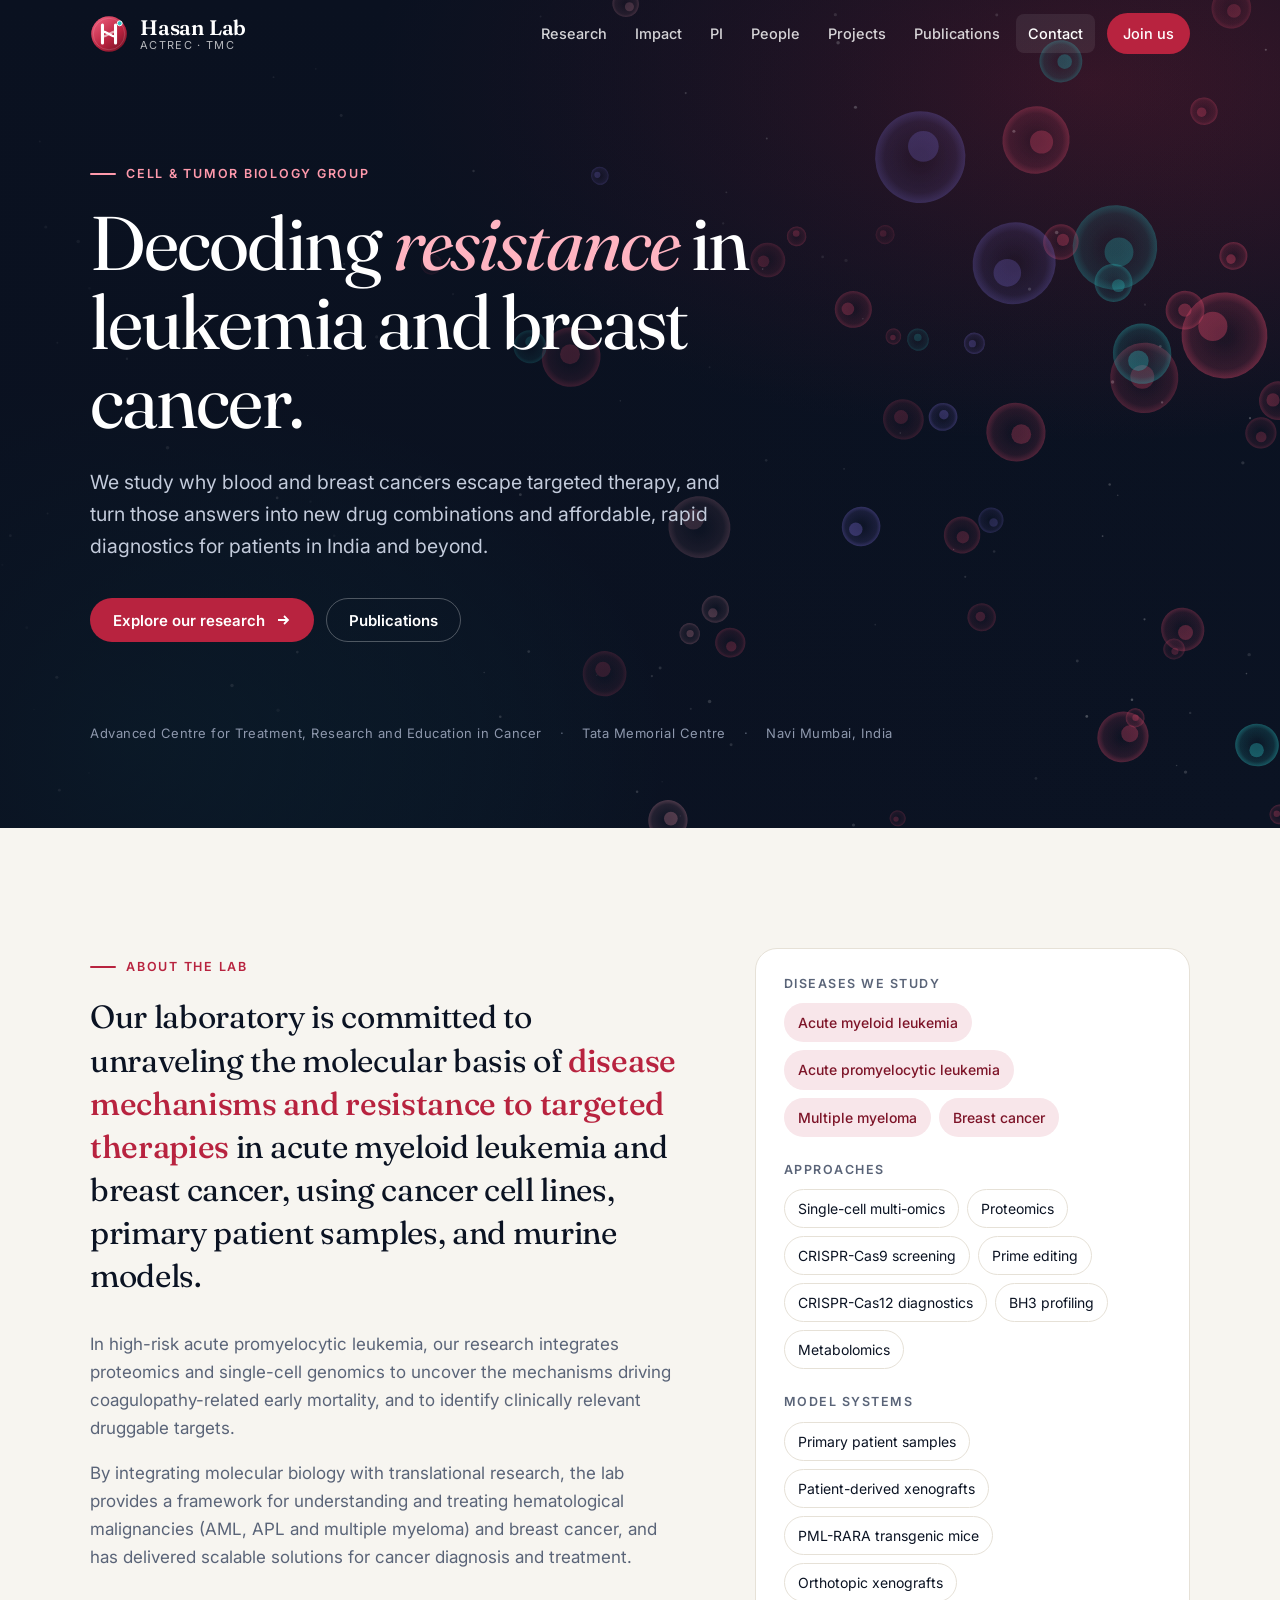
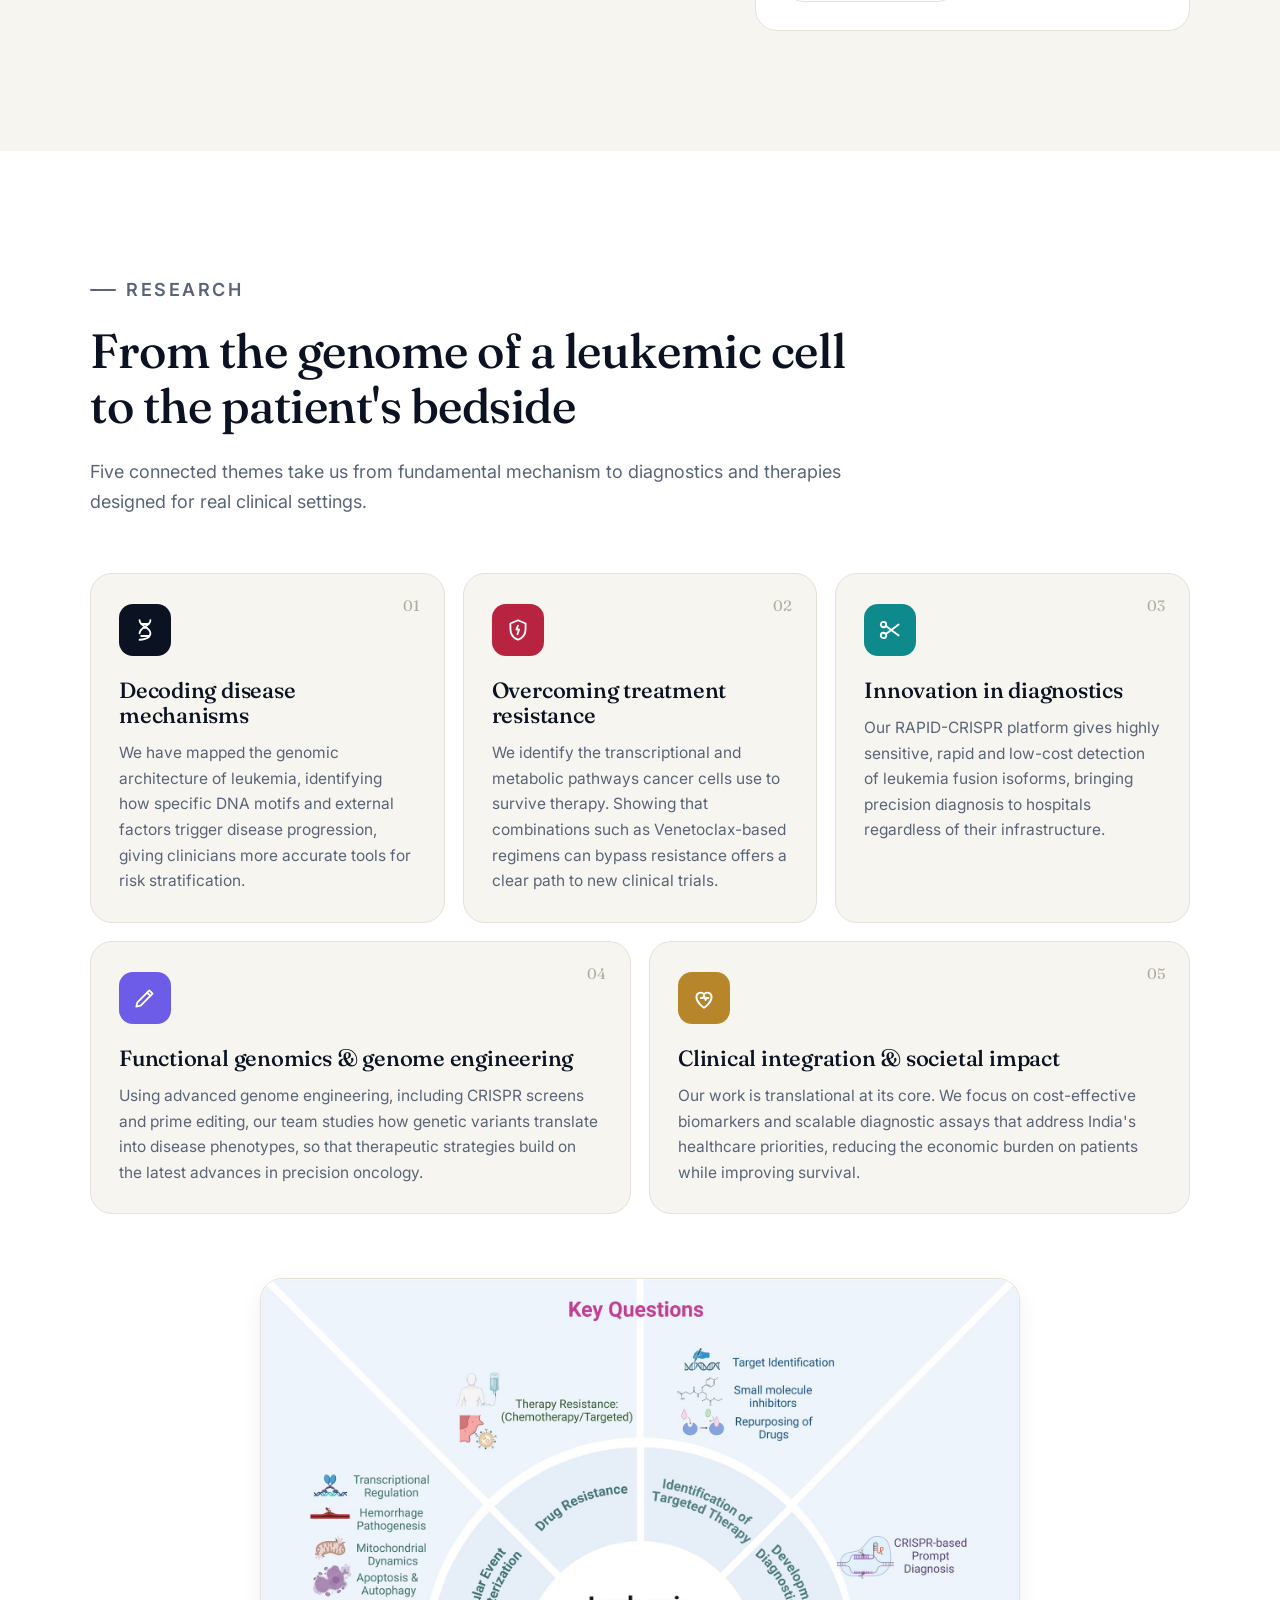
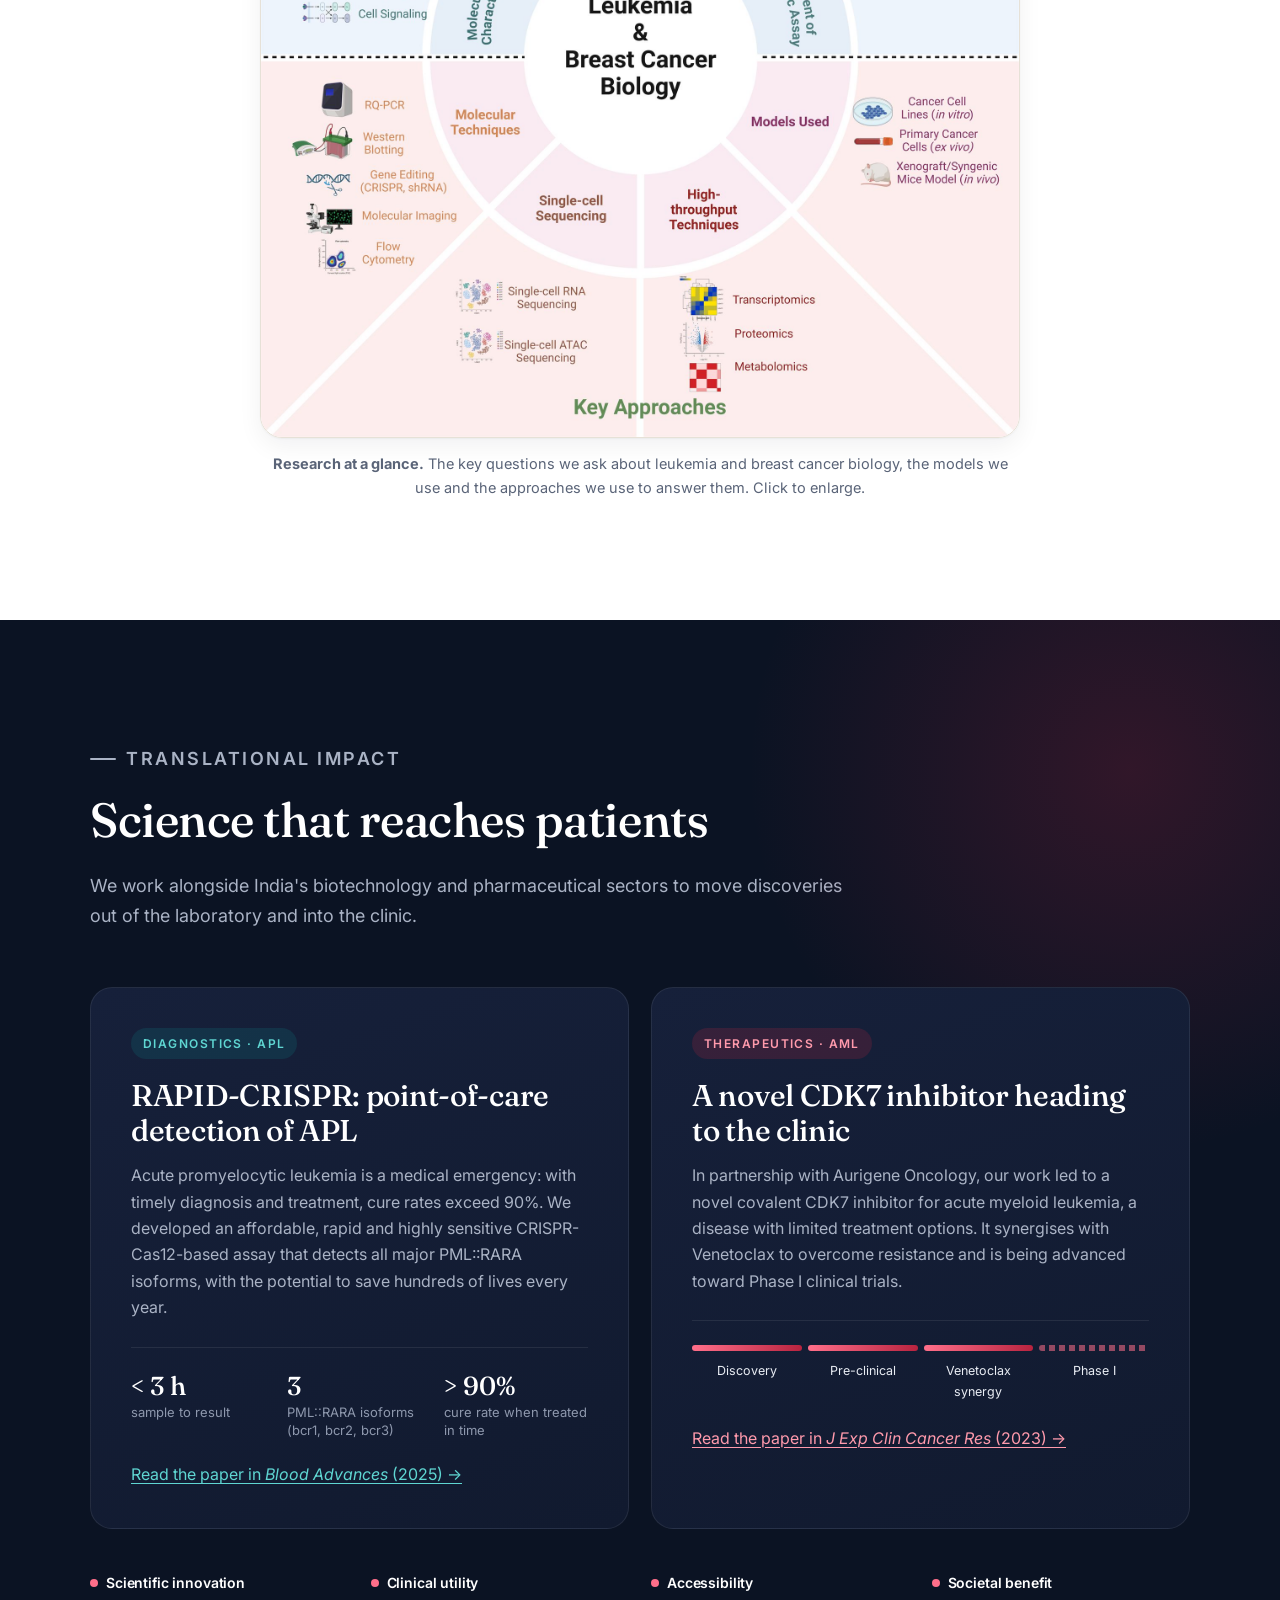
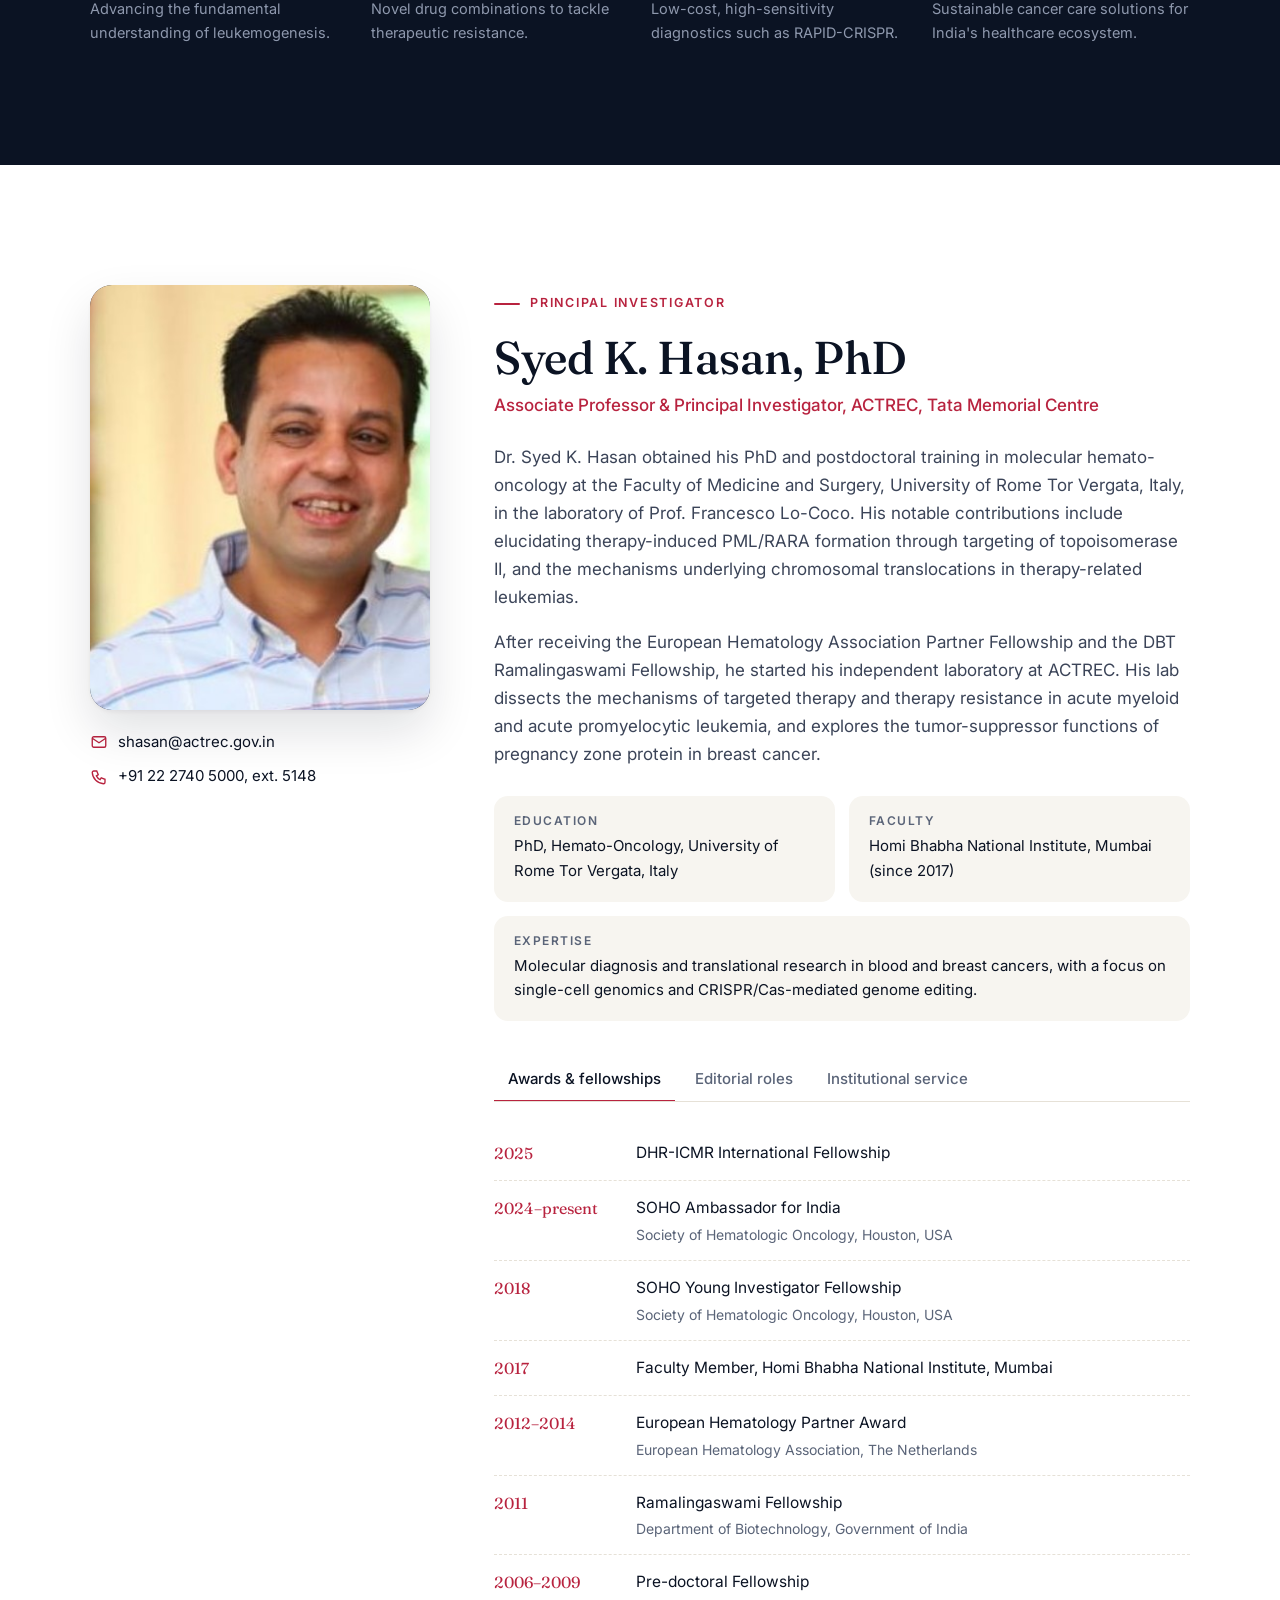
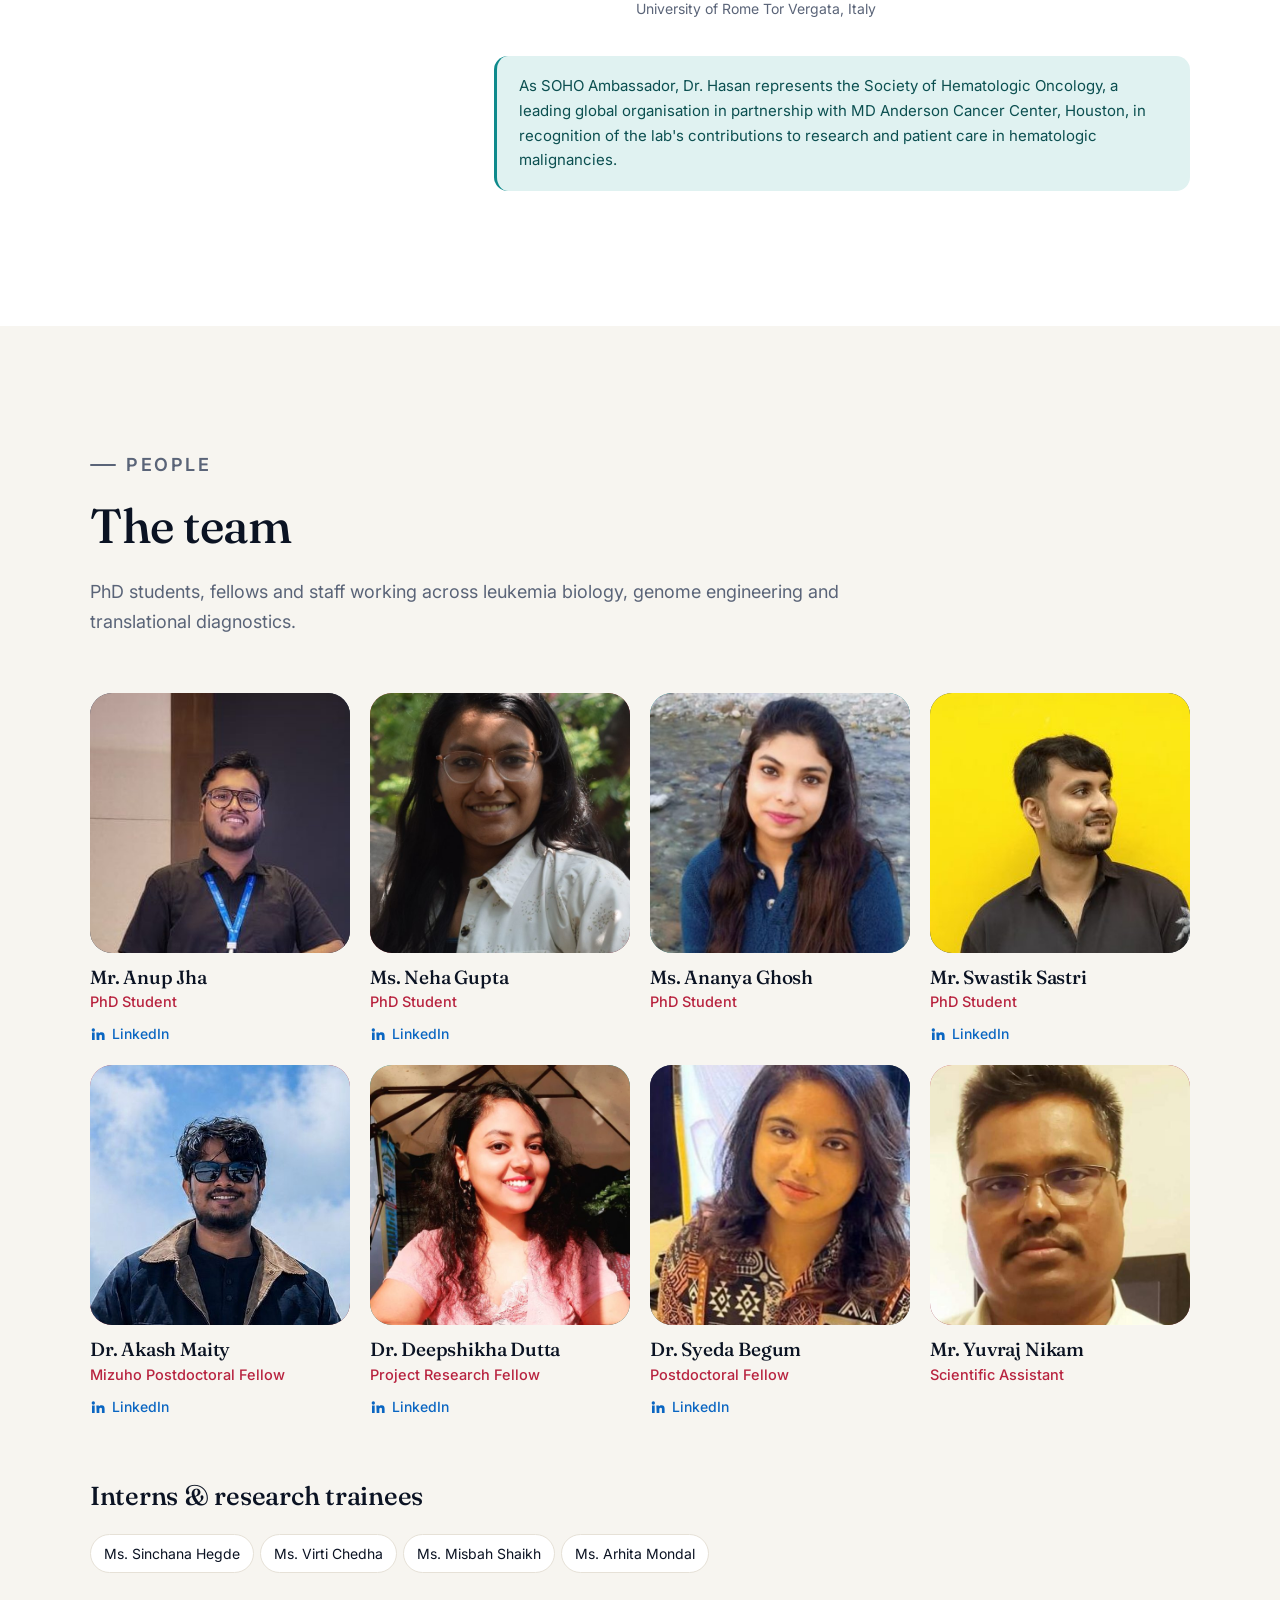
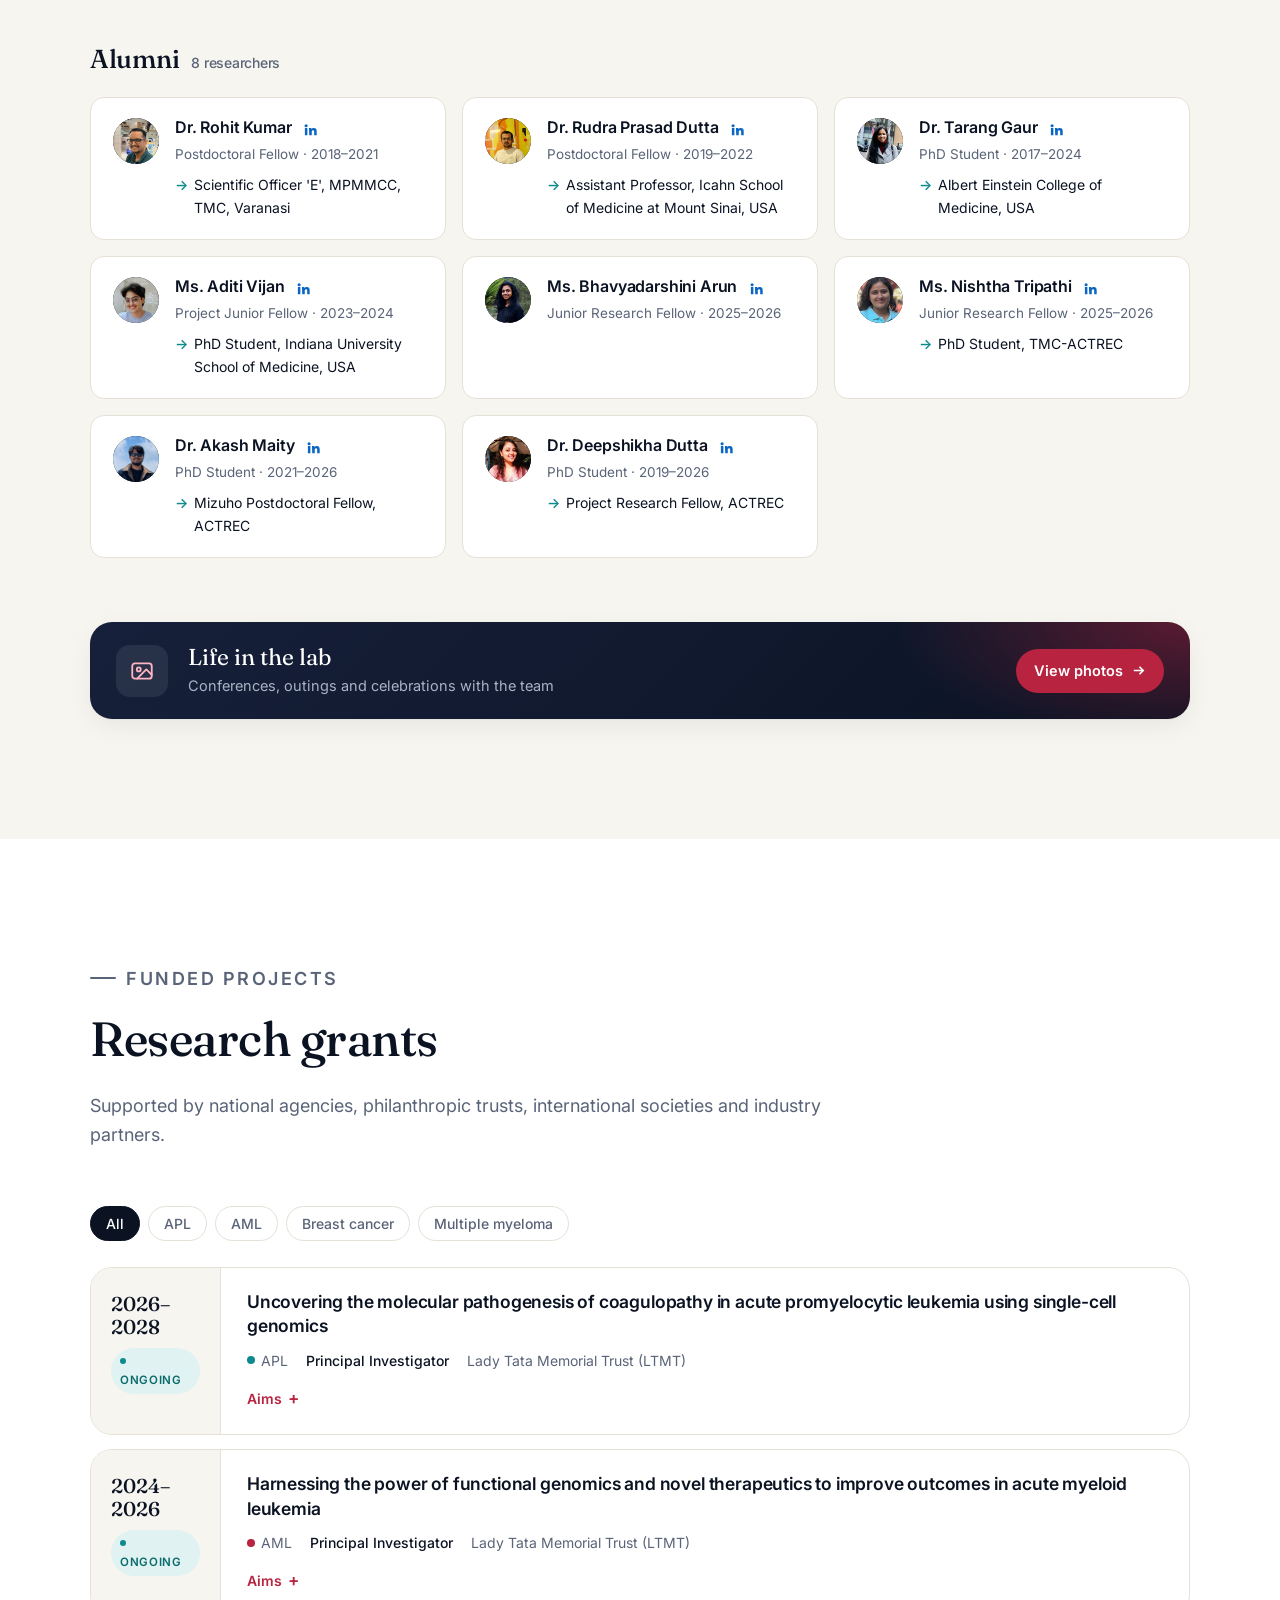
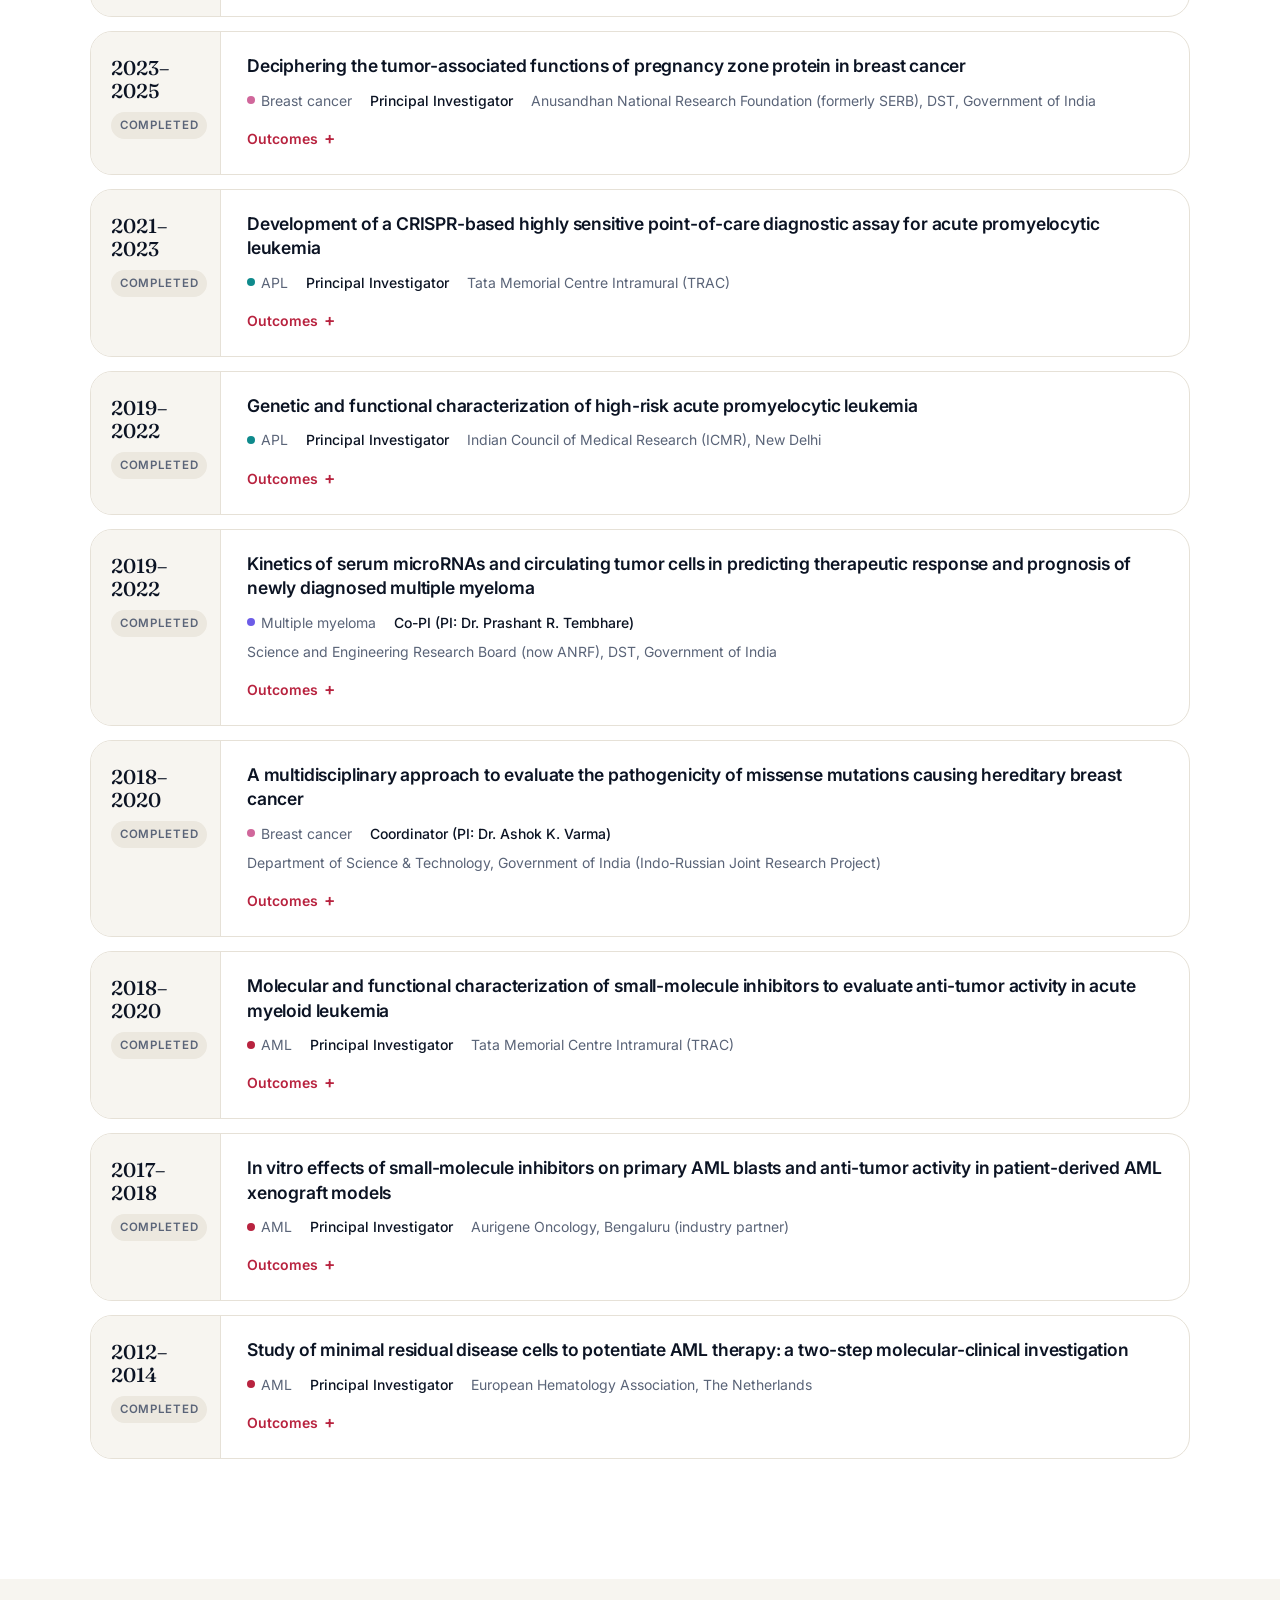
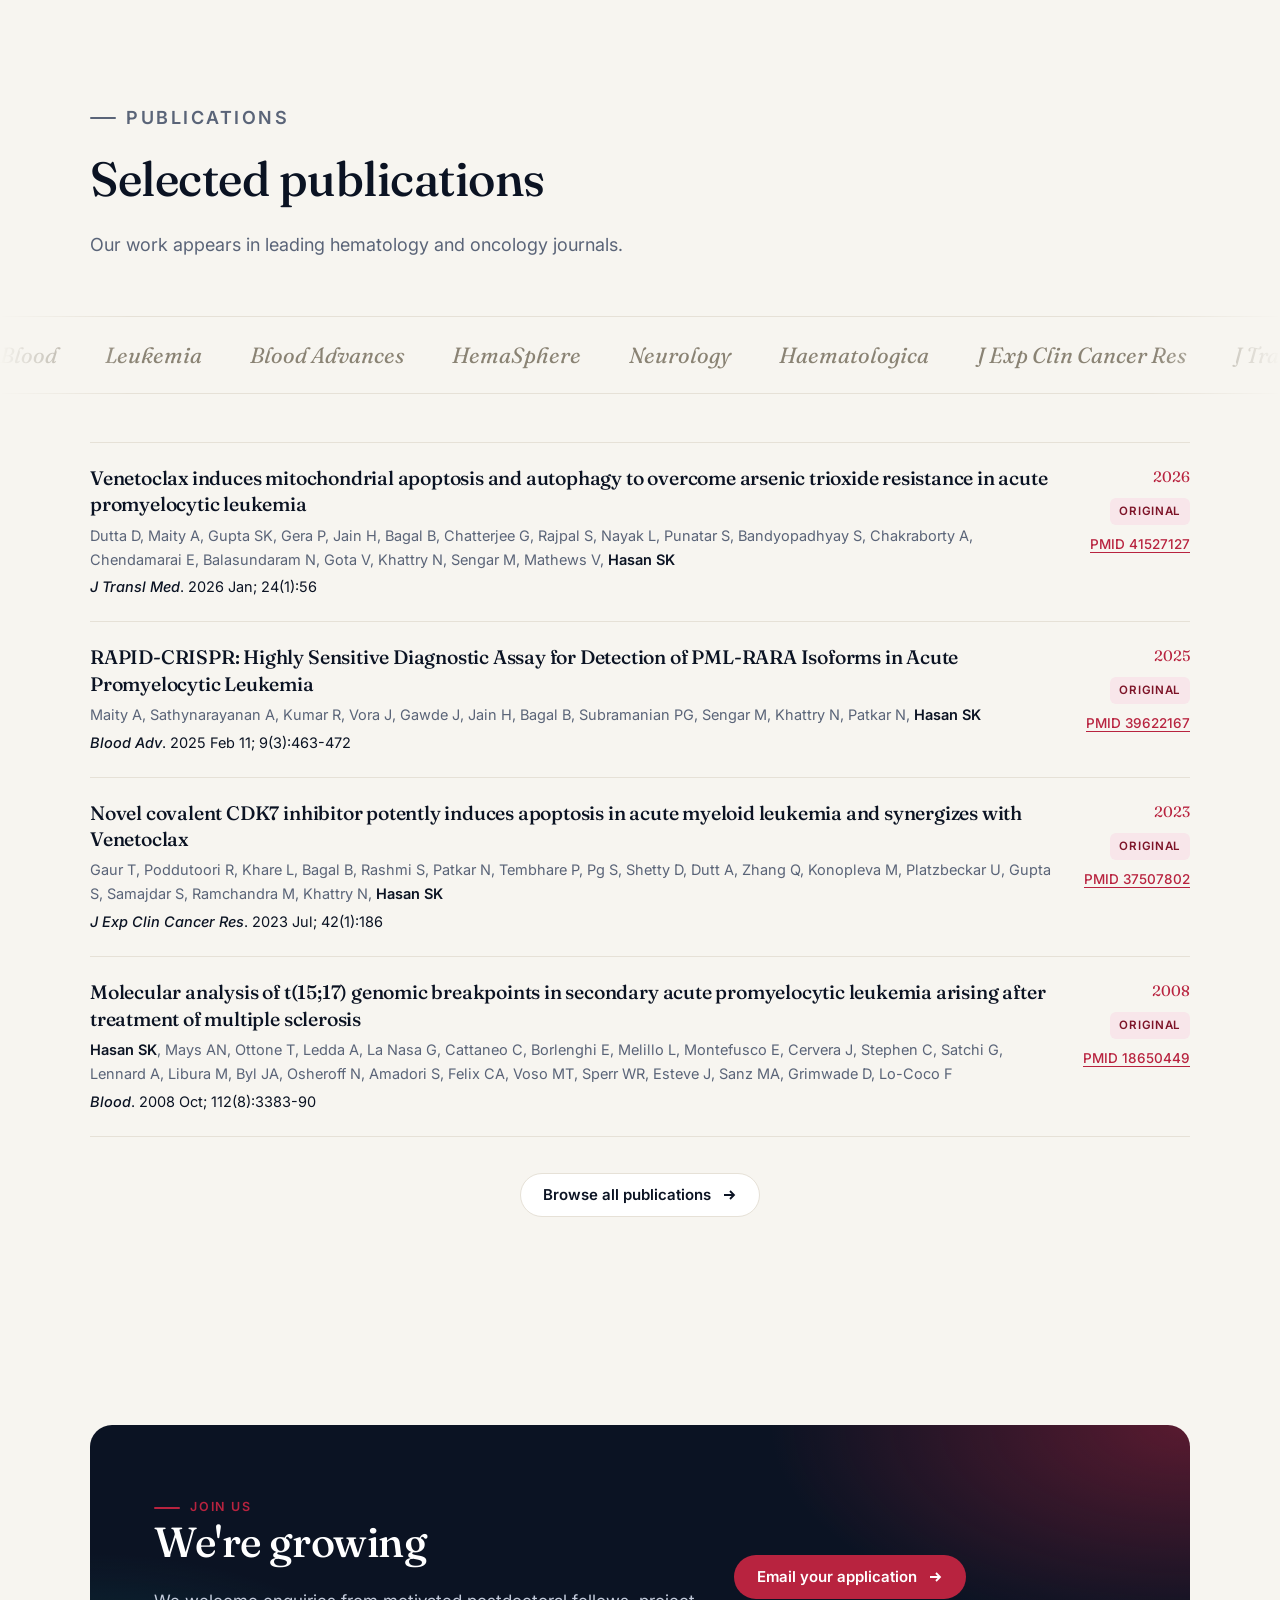
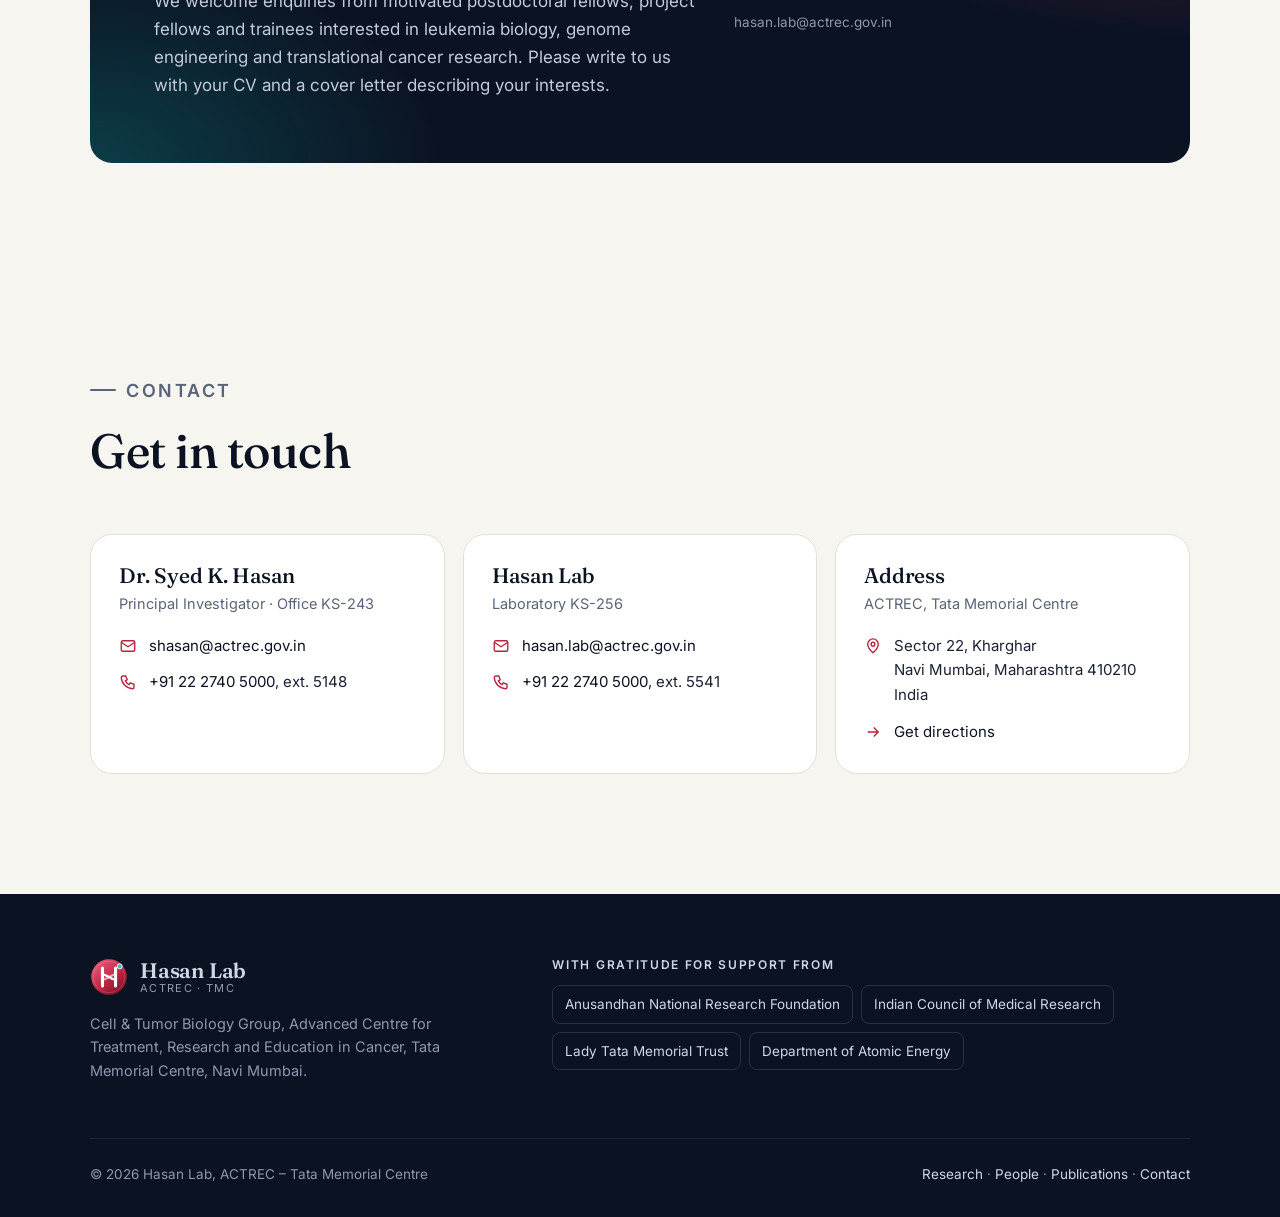
<file: index.html>
<!doctype html>
<html lang="en">
<head>
  <meta charset="utf-8">
  <meta name="viewport" content="width=device-width, initial-scale=1">
  <title>Hasan Lab · Cell &amp; Tumor Biology · ACTREC, Tata Memorial Centre</title>
  <meta name="description" content="Hasan Lab at ACTREC, Tata Memorial Centre, studies therapy resistance in acute myeloid leukemia, acute promyelocytic leukemia, multiple myeloma and breast cancer, and develops affordable CRISPR-based diagnostics.">
  <meta property="og:title" content="Hasan Lab · ACTREC, Tata Memorial Centre">
  <meta property="og:description" content="Decoding therapy resistance in leukemia and breast cancer, from molecular mechanism to the patient's bedside.">
  <meta property="og:type" content="website">
  <meta property="og:url" content="https://www.hasanlab.in/">
  <meta property="og:image" content="https://www.hasanlab.in/assets/og-image.jpg">
  <meta property="og:image:width" content="1200">
  <meta property="og:image:height" content="630">
  <meta name="twitter:card" content="summary_large_image">
  <link rel="canonical" href="https://www.hasanlab.in/">
  <meta name="theme-color" content="#0b1323">
  <link rel="icon" href="assets/favicon.svg" type="image/svg+xml">
  <link rel="preconnect" href="https://fonts.googleapis.com">
  <link rel="preconnect" href="https://fonts.gstatic.com" crossorigin>
  <link href="https://fonts.googleapis.com/css2?family=Fraunces:ital,opsz,wght@0,9..144,400;0,9..144,500;0,9..144,600;1,9..144,400&family=Inter:wght@400;500;600&display=swap" rel="stylesheet">
  <link rel="stylesheet" href="assets/css/style.css">
</head>
<body>
<a class="skip-link" href="#main">Skip to content</a>

<!-- ============================== HEADER ============================== -->
<header class="site-header" id="top">
  <div class="container">
    <a class="brand" href="index.html" aria-label="Hasan Lab home">
      <img class="brand-mark" src="assets/logo.svg" alt="" width="38" height="38">
      <span class="brand-text"><span class="brand-name">Hasan Lab</span><span class="brand-sub">ACTREC · TMC</span></span>
    </a>
    <button class="nav-toggle" aria-label="Open menu" aria-expanded="false" aria-controls="nav">
      <svg viewBox="0 0 24 24" fill="none" stroke="currentColor" stroke-width="2" stroke-linecap="round"><path d="M4 7h16M4 12h16M4 17h16"/></svg>
    </button>
    <nav class="nav" id="nav" aria-label="Main">
      <a href="#research">Research</a>
      <a href="#impact">Impact</a>
      <a href="#pi">PI</a>
      <a href="#people">People</a>
      <a href="#projects">Projects</a>
      <a href="publications.html">Publications</a>
      <a href="#contact">Contact</a>
      <a class="nav-cta" href="#join">Join us</a>
    </nav>
  </div>
</header>

<main id="main">

<!-- ============================== HERO ============================== -->
<section class="hero" aria-label="Introduction">
  <canvas id="cells" aria-hidden="true"></canvas>
  <div class="container">
    <div class="hero-inner">
      <p class="eyebrow">Cell &amp; Tumor Biology Group</p>
      <h1>Decoding <em>resistance</em> in leukemia and breast cancer.</h1>
      <p class="hero-lead">We study why blood and breast cancers escape targeted therapy, and turn those answers into new drug combinations and affordable, rapid diagnostics for patients in India and beyond.</p>
      <div class="hero-actions">
        <a class="btn btn--primary" href="#research">Explore our research
          <svg viewBox="0 0 16 16" fill="none" stroke="currentColor" stroke-width="1.8"><path d="M3 8h10M9 4l4 4-4 4"/></svg></a>
        <a class="btn btn--ghost" href="publications.html">Publications</a>
      </div>
    </div>
  </div>
  <div class="hero-affil">
    <div class="container">
      <span>Advanced Centre for Treatment, Research and Education in Cancer</span>
      <span>Tata Memorial Centre</span>
      <span>Navi Mumbai, India</span>
    </div>
  </div>
</section>

<!-- ============================== ABOUT ============================== -->
<section class="section" id="about">
  <div class="container about-grid">
    <div class="reveal">
      <p class="eyebrow">About the lab</p>
      <p class="about-statement">Our laboratory is committed to unraveling the molecular basis of <strong>disease mechanisms and resistance to targeted therapies</strong> in acute myeloid leukemia and breast cancer, using cancer cell lines, primary patient samples, and murine models.</p>
      <div class="about-body">
        <p>In high-risk acute promyelocytic leukemia, our research integrates proteomics and single-cell genomics to uncover the mechanisms driving coagulopathy-related early mortality, and to identify clinically relevant druggable targets.</p>
        <p>By integrating molecular biology with translational research, the lab provides a framework for understanding and treating hematological malignancies (AML, APL and multiple myeloma) and breast cancer, and has delivered scalable solutions for cancer diagnosis and treatment.</p>
      </div>
    </div>
    <aside class="about-card reveal reveal-delay-2" aria-label="Focus areas">
      <div class="tag-group">
        <h4>Diseases we study</h4>
        <ul class="tags">
          <li class="tag tag--disease">Acute myeloid leukemia</li>
          <li class="tag tag--disease">Acute promyelocytic leukemia</li>
          <li class="tag tag--disease">Multiple myeloma</li>
          <li class="tag tag--disease">Breast cancer</li>
        </ul>
      </div>
      <div class="tag-group">
        <h4>Approaches</h4>
        <ul class="tags">
          <li class="tag">Single-cell multi-omics</li>
          <li class="tag">Proteomics</li>
          <li class="tag">CRISPR-Cas9 screening</li>
          <li class="tag">Prime editing</li>
          <li class="tag">CRISPR-Cas12 diagnostics</li>
          <li class="tag">BH3 profiling</li>
          <li class="tag">Metabolomics</li>
        </ul>
      </div>
      <div class="tag-group">
        <h4>Model systems</h4>
        <ul class="tags">
          <li class="tag">Primary patient samples</li>
          <li class="tag">Patient-derived xenografts</li>
          <li class="tag">PML-RARA transgenic mice</li>
          <li class="tag">Orthotopic xenografts</li>
        </ul>
      </div>
    </aside>
  </div>
</section>

<!-- ============================== RESEARCH ============================== -->
<section class="section section--white" id="research">
  <div class="container">
    <div class="section-head reveal">
      <p class="eyebrow">Research</p>
      <h2>From the genome of a leukemic cell to the patient's bedside</h2>
      <p>Five connected themes take us from fundamental mechanism to diagnostics and therapies designed for real clinical settings.</p>
    </div>
    <div class="themes">
      <article class="theme reveal">
        <span class="theme-num">01</span>
        <div class="theme-icon"><svg viewBox="0 0 24 24" fill="none" stroke="currentColor" stroke-width="1.7" stroke-linecap="round"><path d="M7 3c0 6 10 6 10 12s-10 6-10 6M17 3c0 6-10 6-10 12M8.5 6.5h7M8.5 17.5h7M10 10h4"/></svg></div>
        <h3>Decoding disease mechanisms</h3>
        <p>We have mapped the genomic architecture of leukemia, identifying how specific DNA motifs and external factors trigger disease progression, giving clinicians more accurate tools for risk stratification.</p>
      </article>
      <article class="theme reveal reveal-delay-1">
        <span class="theme-num">02</span>
        <div class="theme-icon"><svg viewBox="0 0 24 24" fill="none" stroke="currentColor" stroke-width="1.7" stroke-linecap="round" stroke-linejoin="round"><path d="M12 3l7 3v5c0 5-3 8.5-7 10-4-1.5-7-5-7-10V6l7-3z"/><path d="M12 8l-1.5 3.5H13L11.5 16"/></svg></div>
        <h3>Overcoming treatment resistance</h3>
        <p>We identify the transcriptional and metabolic pathways cancer cells use to survive therapy. Showing that combinations such as Venetoclax-based regimens can bypass resistance offers a clear path to new clinical trials.</p>
      </article>
      <article class="theme reveal reveal-delay-2">
        <span class="theme-num">03</span>
        <div class="theme-icon"><svg viewBox="0 0 24 24" fill="none" stroke="currentColor" stroke-width="1.7" stroke-linecap="round"><circle cx="6" cy="7" r="2.5"/><circle cx="6" cy="17" r="2.5"/><path d="M8.2 8.3L20 17M8.2 15.7L20 7"/></svg></div>
        <h3>Innovation in diagnostics</h3>
        <p>Our RAPID-CRISPR platform gives highly sensitive, rapid and low-cost detection of leukemia fusion isoforms, bringing precision diagnosis to hospitals regardless of their infrastructure.</p>
      </article>
      <article class="theme reveal">
        <span class="theme-num">04</span>
        <div class="theme-icon"><svg viewBox="0 0 24 24" fill="none" stroke="currentColor" stroke-width="1.7" stroke-linecap="round" stroke-linejoin="round"><path d="M4 20l4-1 11-11-3-3L5 16l-1 4z"/><path d="M14 7l3 3"/></svg></div>
        <h3>Functional genomics &amp; genome engineering</h3>
        <p>Using advanced genome engineering, including CRISPR screens and prime editing, our team studies how genetic variants translate into disease phenotypes, so that therapeutic strategies build on the latest advances in precision oncology.</p>
      </article>
      <article class="theme reveal reveal-delay-1">
        <span class="theme-num">05</span>
        <div class="theme-icon"><svg viewBox="0 0 24 24" fill="none" stroke="currentColor" stroke-width="1.7" stroke-linecap="round" stroke-linejoin="round"><path d="M12 21s-7-4.4-7-10a4 4 0 017-2.6A4 4 0 0119 11c0 5.6-7 10-7 10z"/><path d="M9 12h2l1-2 1.5 4 1-2H16"/></svg></div>
        <h3>Clinical integration &amp; societal impact</h3>
        <p>Our work is translational at its core. We focus on cost-effective biomarkers and scalable diagnostic assays that address India's healthcare priorities, reducing the economic burden on patients while improving survival.</p>
      </article>
    </div>
    <figure class="research-map reveal">
      <a href="images/team/lab-abstract.jpg" target="_blank" rel="noopener"><img src="images/team/lab-abstract.jpg" alt="Overview of the lab's research. Key questions: drug resistance, identification of targetable vulnerabilities, development of diagnostics. Models: cancer cell lines, primary cancer cells and xenograft models. Techniques: molecular biology, CRISPR, single-cell and multi-omics sequencing." loading="lazy" width="1800" height="1800"></a>
      <figcaption><strong>Research at a glance.</strong> The key questions we ask about leukemia and breast cancer biology, the models we use and the approaches we use to answer them. Click to enlarge.</figcaption>
    </figure>
  </div>
</section>

<!-- ============================== IMPACT ============================== -->
<section class="section section--ink impact" id="impact">
  <div class="container">
    <div class="section-head reveal">
      <p class="eyebrow">Translational impact</p>
      <h2>Science that reaches patients</h2>
      <p>We work alongside India's biotechnology and pharmaceutical sectors to move discoveries out of the laboratory and into the clinic.</p>
    </div>
    <div class="impact-grid">
      <article class="impact-card reveal">
        <span class="impact-label impact-label--teal">Diagnostics · APL</span>
        <h3>RAPID-CRISPR: point-of-care detection of APL</h3>
        <p>Acute promyelocytic leukemia is a medical emergency: with timely diagnosis and treatment, cure rates exceed 90%. We developed an affordable, rapid and highly sensitive CRISPR-Cas12-based assay that detects all major PML::RARA isoforms, with the potential to save hundreds of lives every year.</p>
        <div class="impact-metrics">
          <div class="impact-metric"><strong>&lt; 3 h</strong><span>sample to result</span></div>
          <div class="impact-metric"><strong>3</strong><span>PML::RARA isoforms (bcr1, bcr2, bcr3)</span></div>
          <div class="impact-metric"><strong>&gt; 90%</strong><span>cure rate when treated in time</span></div>
        </div>
        <p style="margin:22px 0 0"><a href="https://pubmed.ncbi.nlm.nih.gov/39622167/" target="_blank" rel="noopener" style="color:#5fd6d2">Read the paper in <i>Blood Advances</i> (2025) →</a></p>
      </article>
      <article class="impact-card reveal reveal-delay-1">
        <span class="impact-label impact-label--crimson">Therapeutics · AML</span>
        <h3>A novel CDK7 inhibitor heading to the clinic</h3>
        <p>In partnership with Aurigene Oncology, our work led to a novel covalent CDK7 inhibitor for acute myeloid leukemia, a disease with limited treatment options. It synergises with Venetoclax to overcome resistance and is being advanced toward Phase I clinical trials.</p>
        <div class="pipeline" aria-label="Development stage: advancing toward Phase I">
          <div class="pipeline-step done"><i></i>Discovery</div>
          <div class="pipeline-step done"><i></i>Pre-clinical</div>
          <div class="pipeline-step done"><i></i>Venetoclax synergy</div>
          <div class="pipeline-step next"><i></i>Phase I</div>
        </div>
        <p style="margin:22px 0 0"><a href="https://pubmed.ncbi.nlm.nih.gov/37507802/" target="_blank" rel="noopener" style="color:#ff9aac">Read the paper in <i>J Exp Clin Cancer Res</i> (2023) →</a></p>
      </article>
    </div>
    <div class="summary-row">
      <div class="summary-item reveal"><h4>Scientific innovation</h4><p>Advancing the fundamental understanding of leukemogenesis.</p></div>
      <div class="summary-item reveal reveal-delay-1"><h4>Clinical utility</h4><p>Novel drug combinations to tackle therapeutic resistance.</p></div>
      <div class="summary-item reveal reveal-delay-2"><h4>Accessibility</h4><p>Low-cost, high-sensitivity diagnostics such as RAPID-CRISPR.</p></div>
      <div class="summary-item reveal reveal-delay-3"><h4>Societal benefit</h4><p>Sustainable cancer care solutions for India's healthcare ecosystem.</p></div>
    </div>
  </div>
</section>

<!-- ============================== PI ============================== -->
<section class="section section--white" id="pi">
  <div class="container pi-grid">
    <div class="pi-aside reveal">
      <div class="pi-photo" id="pi-photo"><span class="initials">SH</span></div>
      <div class="pi-contact">
        <a href="mailto:shasan@actrec.gov.in"><svg viewBox="0 0 24 24" fill="none" stroke="currentColor" stroke-width="1.8"><rect x="3" y="5" width="18" height="14" rx="2"/><path d="M3 7l9 6 9-6"/></svg>shasan@actrec.gov.in</a>
        <a href="tel:+912227405000"><svg viewBox="0 0 24 24" fill="none" stroke="currentColor" stroke-width="1.8"><path d="M5 4h4l2 5-2.5 1.5a11 11 0 005 5L15 13l5 2v4a2 2 0 01-2 2A16 16 0 013 6a2 2 0 012-2"/></svg>+91 22 2740 5000, ext. 5148</a>
      </div>
    </div>
    <div class="reveal reveal-delay-1">
      <p class="eyebrow">Principal Investigator</p>
      <h2 class="pi-name">Syed K. Hasan, PhD</h2>
      <p class="pi-title">Associate Professor &amp; Principal Investigator, ACTREC, Tata Memorial Centre</p>
      <div class="pi-bio">
        <p>Dr. Syed K. Hasan obtained his PhD and postdoctoral training in molecular hemato-oncology at the Faculty of Medicine and Surgery, University of Rome Tor Vergata, Italy, in the laboratory of Prof. Francesco Lo-Coco. His notable contributions include elucidating therapy-induced PML/RARA formation through targeting of topoisomerase II, and the mechanisms underlying chromosomal translocations in therapy-related leukemias.</p>
        <p>After receiving the European Hematology Association Partner Fellowship and the DBT Ramalingaswami Fellowship, he started his independent laboratory at ACTREC. His lab dissects the mechanisms of targeted therapy and therapy resistance in acute myeloid and acute promyelocytic leukemia, and explores the tumor-suppressor functions of pregnancy zone protein in breast cancer.</p>
      </div>
      <div class="pi-facts">
        <div class="pi-fact"><h4>Education</h4><p>PhD, Hemato-Oncology, University of Rome Tor Vergata, Italy</p></div>
        <div class="pi-fact"><h4>Faculty</h4><p>Homi Bhabha National Institute, Mumbai (since 2017)</p></div>
        <div class="pi-fact" style="grid-column:1/-1"><h4>Expertise</h4><p>Molecular diagnosis and translational research in blood and breast cancers, with a focus on single-cell genomics and CRISPR/Cas-mediated genome editing.</p></div>
      </div>

      <div class="pi-tabs">
        <div class="tablist" role="tablist" aria-label="PI details">
          <button class="tab" role="tab" id="tab-awards" aria-controls="panel-awards" aria-selected="true">Awards &amp; fellowships</button>
          <button class="tab" role="tab" id="tab-editorial" aria-controls="panel-editorial" aria-selected="false" tabindex="-1">Editorial roles</button>
          <button class="tab" role="tab" id="tab-service" aria-controls="panel-service" aria-selected="false" tabindex="-1">Institutional service</button>
        </div>
        <div class="tabpanel" role="tabpanel" id="panel-awards" aria-labelledby="tab-awards">
          <ul class="timeline">
            <li><span class="when">2025</span><span class="what">DHR-ICMR International Fellowship</span></li>
            <li><span class="when">2024–present</span><span class="what">SOHO Ambassador for India<small>Society of Hematologic Oncology, Houston, USA</small></span></li>
            <li><span class="when">2018</span><span class="what">SOHO Young Investigator Fellowship<small>Society of Hematologic Oncology, Houston, USA</small></span></li>
            <li><span class="when">2017</span><span class="what">Faculty Member, Homi Bhabha National Institute, Mumbai</span></li>
            <li><span class="when">2012–2014</span><span class="what">European Hematology Partner Award<small>European Hematology Association, The Netherlands</small></span></li>
            <li><span class="when">2011</span><span class="what">Ramalingaswami Fellowship<small>Department of Biotechnology, Government of India</small></span></li>
            <li><span class="when">2006–2009</span><span class="what">Pre-doctoral Fellowship<small>University of Rome Tor Vergata, Italy</small></span></li>
          </ul>
          <p class="callout">As SOHO Ambassador, Dr. Hasan represents the Society of Hematologic Oncology, a leading global organisation in partnership with MD Anderson Cancer Center, Houston, in recognition of the lab's contributions to research and patient care in hematologic malignancies.</p>
        </div>
        <div class="tabpanel" role="tabpanel" id="panel-editorial" aria-labelledby="tab-editorial" hidden>
          <ul class="timeline">
            <li><span class="when">2021–2025</span><span class="what">Associate Editor<small>Indian Journal of Hematology and Blood Transfusion</small></span></li>
            <li><span class="when">2023–2024</span><span class="what">Review Editor<small>Frontiers in Molecular Biosciences · Molecular Diagnostics and Therapeutics</small></span></li>
            <li><span class="when">2022–2024</span><span class="what">Guest Editor<small>Frontiers in Oncology · Hematologic Malignancies</small></span></li>
            <li><span class="when">2020–2023</span><span class="what">Guest Associate Editor<small>Frontiers in Oncology · Cancer Metabolism</small></span></li>
          </ul>
        </div>
        <div class="tabpanel" role="tabpanel" id="panel-service" aria-labelledby="tab-service" hidden>
          <ul class="timeline">
            <li><span class="when">2026–2028</span><span class="what">Member Secretary, Institutional Biosafety Committee</span></li>
            <li><span class="when">2025–2028</span><span class="what">Member, POSH Committee</span></li>
            <li><span class="when">2021–2027</span><span class="what">Member, Institutional Animal Ethics Committee</span></li>
            <li><span class="when">2021–2026</span><span class="what">Member, Institutional Human Ethics Committee</span></li>
            <li><span class="when">2020–</span><span class="what">Hostel Warden<small>Responsible for 350 students across three hostels</small></span></li>
            <li><span class="when">2020–2023</span><span class="what">Member, Academic Committee</span></li>
          </ul>
        </div>
      </div>
    </div>
  </div>
</section>

<!-- ============================== PEOPLE ============================== -->
<section class="section" id="people">
  <div class="container">
    <div class="section-head reveal">
      <p class="eyebrow">People</p>
      <h2>The team</h2>
      <p>PhD students, fellows and staff working across leukemia biology, genome engineering and translational diagnostics.</p>
    </div>
    <div class="people-grid" id="team-current"></div>

    <h3 class="subhead">Interns &amp; research trainees</h3>
    <div id="trainees"></div>

    <h3 class="subhead">Alumni <span class="count" id="alumni-count"></span></h3>
    <div class="alumni-grid" id="team-alumni"></div>

    <a class="life-card reveal" href="#life-in-the-lab" data-open-gallery data-gallery-block>
      <span class="life-icon" aria-hidden="true"><svg viewBox="0 0 24 24" fill="none" stroke="currentColor" stroke-width="1.7" stroke-linecap="round" stroke-linejoin="round"><rect x="3" y="5" width="18" height="14" rx="2.5"/><circle cx="9" cy="10.5" r="1.8"/><path d="M21 15.5l-5-5-8.5 8.5"/></svg></span>
      <span class="life-text">
        <span class="life-title">Life in the lab</span>
        <span class="life-sub">Conferences, outings and celebrations with the team</span>
      </span>
      <span class="life-go">View photos <svg viewBox="0 0 16 16" fill="none" stroke="currentColor" stroke-width="1.8" aria-hidden="true"><path d="M3 8h10M9 4l4 4-4 4"/></svg></span>
    </a>
  </div>
</section>

<!-- ============================== PROJECTS ============================== -->
<section class="section section--white" id="projects">
  <div class="container">
    <div class="section-head reveal">
      <p class="eyebrow">Funded projects</p>
      <h2>Research grants</h2>
      <p>Supported by national agencies, philanthropic trusts, international societies and industry partners.</p>
    </div>
    <div class="project-filters" role="group" aria-label="Filter projects by disease" id="project-filters"></div>
    <div class="projects" id="project-list"></div>
  </div>
</section>

<!-- ============================== PUBLICATIONS ============================== -->
<section class="section" id="publications">
  <div class="container">
    <div class="section-head reveal">
      <p class="eyebrow">Publications</p>
      <h2>Selected publications</h2>
      <p>Our work appears in leading hematology and oncology journals.</p>
    </div>
  </div>
  <div class="journals" aria-hidden="true">
    <div class="journals-track">
      <span>Blood</span><span>Leukemia</span><span>Blood Advances</span><span>HemaSphere</span><span>Neurology</span><span>Haematologica</span><span>J Exp Clin Cancer Res</span><span>J Transl Med</span><span>Blood Cancer Journal</span><span>Am J Hematol</span>
      <span>Blood</span><span>Leukemia</span><span>Blood Advances</span><span>HemaSphere</span><span>Neurology</span><span>Haematologica</span><span>J Exp Clin Cancer Res</span><span>J Transl Med</span><span>Blood Cancer Journal</span><span>Am J Hematol</span>
    </div>
  </div>
  <div class="container">
    <ul class="pub-list" id="featured-pubs"></ul>
    <div class="more-row"><a class="btn btn--outline" href="publications.html">Browse all publications
      <svg viewBox="0 0 16 16" fill="none" stroke="currentColor" stroke-width="1.8"><path d="M3 8h10M9 4l4 4-4 4"/></svg></a></div>
  </div>
</section>

<!-- ============================== JOIN ============================== -->
<section class="section--tight" id="join">
  <div class="container">
    <div class="join reveal">
      <div>
        <p class="eyebrow">Join us</p>
        <h2>We're growing</h2>
        <p>We welcome enquiries from motivated postdoctoral fellows, project fellows and trainees interested in leukemia biology, genome engineering and translational cancer research. Please write to us with your CV and a cover letter describing your interests.</p>
      </div>
      <div class="join-actions">
        <a class="btn btn--primary" href="mailto:hasan.lab@actrec.gov.in?subject=Application%20to%20Hasan%20Lab">Email your application
          <svg viewBox="0 0 16 16" fill="none" stroke="currentColor" stroke-width="1.8"><path d="M3 8h10M9 4l4 4-4 4"/></svg></a>
        <small>hasan.lab@actrec.gov.in</small>
      </div>
    </div>
  </div>
</section>

<!-- ============================== CONTACT ============================== -->
<section class="section" id="contact">
  <div class="container">
    <div class="section-head reveal">
      <p class="eyebrow">Contact</p>
      <h2>Get in touch</h2>
    </div>
    <div class="contact-grid">
      <div class="contact-card reveal">
        <h3>Dr. Syed K. Hasan</h3>
        <p class="muted">Principal Investigator · Office KS-243</p>
        <ul class="contact-list">
          <li><svg viewBox="0 0 24 24" fill="none" stroke="currentColor" stroke-width="1.8"><rect x="3" y="5" width="18" height="14" rx="2"/><path d="M3 7l9 6 9-6"/></svg><a href="mailto:shasan@actrec.gov.in">shasan@actrec.gov.in</a></li>
          <li><svg viewBox="0 0 24 24" fill="none" stroke="currentColor" stroke-width="1.8"><path d="M5 4h4l2 5-2.5 1.5a11 11 0 005 5L15 13l5 2v4a2 2 0 01-2 2A16 16 0 013 6a2 2 0 012-2"/></svg><span><a href="tel:+912227405000">+91 22 2740 5000</a>, ext. 5148</span></li>
        </ul>
      </div>
      <div class="contact-card reveal reveal-delay-1">
        <h3>Hasan Lab</h3>
        <p class="muted">Laboratory KS-256</p>
        <ul class="contact-list">
          <li><svg viewBox="0 0 24 24" fill="none" stroke="currentColor" stroke-width="1.8"><rect x="3" y="5" width="18" height="14" rx="2"/><path d="M3 7l9 6 9-6"/></svg><a href="mailto:hasan.lab@actrec.gov.in">hasan.lab@actrec.gov.in</a></li>
          <li><svg viewBox="0 0 24 24" fill="none" stroke="currentColor" stroke-width="1.8"><path d="M5 4h4l2 5-2.5 1.5a11 11 0 005 5L15 13l5 2v4a2 2 0 01-2 2A16 16 0 013 6a2 2 0 012-2"/></svg><span><a href="tel:+912227405000">+91 22 2740 5000</a>, ext. 5541</span></li>
        </ul>
      </div>
      <div class="contact-card reveal reveal-delay-2">
        <h3>Address</h3>
        <p class="muted">ACTREC, Tata Memorial Centre</p>
        <ul class="contact-list">
          <li><svg viewBox="0 0 24 24" fill="none" stroke="currentColor" stroke-width="1.8"><path d="M12 21s-7-6.2-7-11.5a7 7 0 0114 0C19 14.8 12 21 12 21z"/><circle cx="12" cy="9.5" r="2.5"/></svg><span>Sector 22, Kharghar<br>Navi Mumbai, Maharashtra 410210<br>India</span></li>
          <li><svg viewBox="0 0 24 24" fill="none" stroke="currentColor" stroke-width="1.8"><path d="M5 12h14M13 6l6 6-6 6"/></svg><a href="https://www.google.com/maps/search/?api=1&amp;query=ACTREC+Tata+Memorial+Centre+Kharghar+Navi+Mumbai" target="_blank" rel="noopener">Get directions</a></li>
        </ul>
      </div>
    </div>
  </div>
</section>

</main>

<!-- ============================== FOOTER ============================== -->
<footer class="site-footer">
  <div class="container">
    <div class="footer-top">
      <div>
        <a class="brand" href="index.html">
          <img class="brand-mark" src="assets/logo.svg" alt="" width="38" height="38">
          <span class="brand-text"><span class="brand-name">Hasan Lab</span><span class="brand-sub">ACTREC · TMC</span></span>
        </a>
        <p>Cell &amp; Tumor Biology Group, Advanced Centre for Treatment, Research and Education in Cancer, Tata Memorial Centre, Navi Mumbai.</p>
      </div>
      <div>
        <h4>With gratitude for support from</h4>
        <div class="funders">
          <span>Anusandhan National Research Foundation</span>
          <span>Indian Council of Medical Research</span>
          <span>Lady Tata Memorial Trust</span>
          <span>Department of Atomic Energy</span>
        </div>
      </div>
    </div>
    <div class="footer-bottom">
      <span>© <span data-year>2026</span> Hasan Lab, ACTREC – Tata Memorial Centre</span>
      <span><a href="#research">Research</a> · <a href="#people">People</a> · <a href="publications.html">Publications</a> · <a href="#contact">Contact</a></span>
    </div>
  </div>
</footer>

<script src="data/team.js"></script>
<script src="data/projects.js"></script>
<script src="data/publications.js"></script>
<script src="assets/js/main.js"></script>
</body>
</html>
</file>
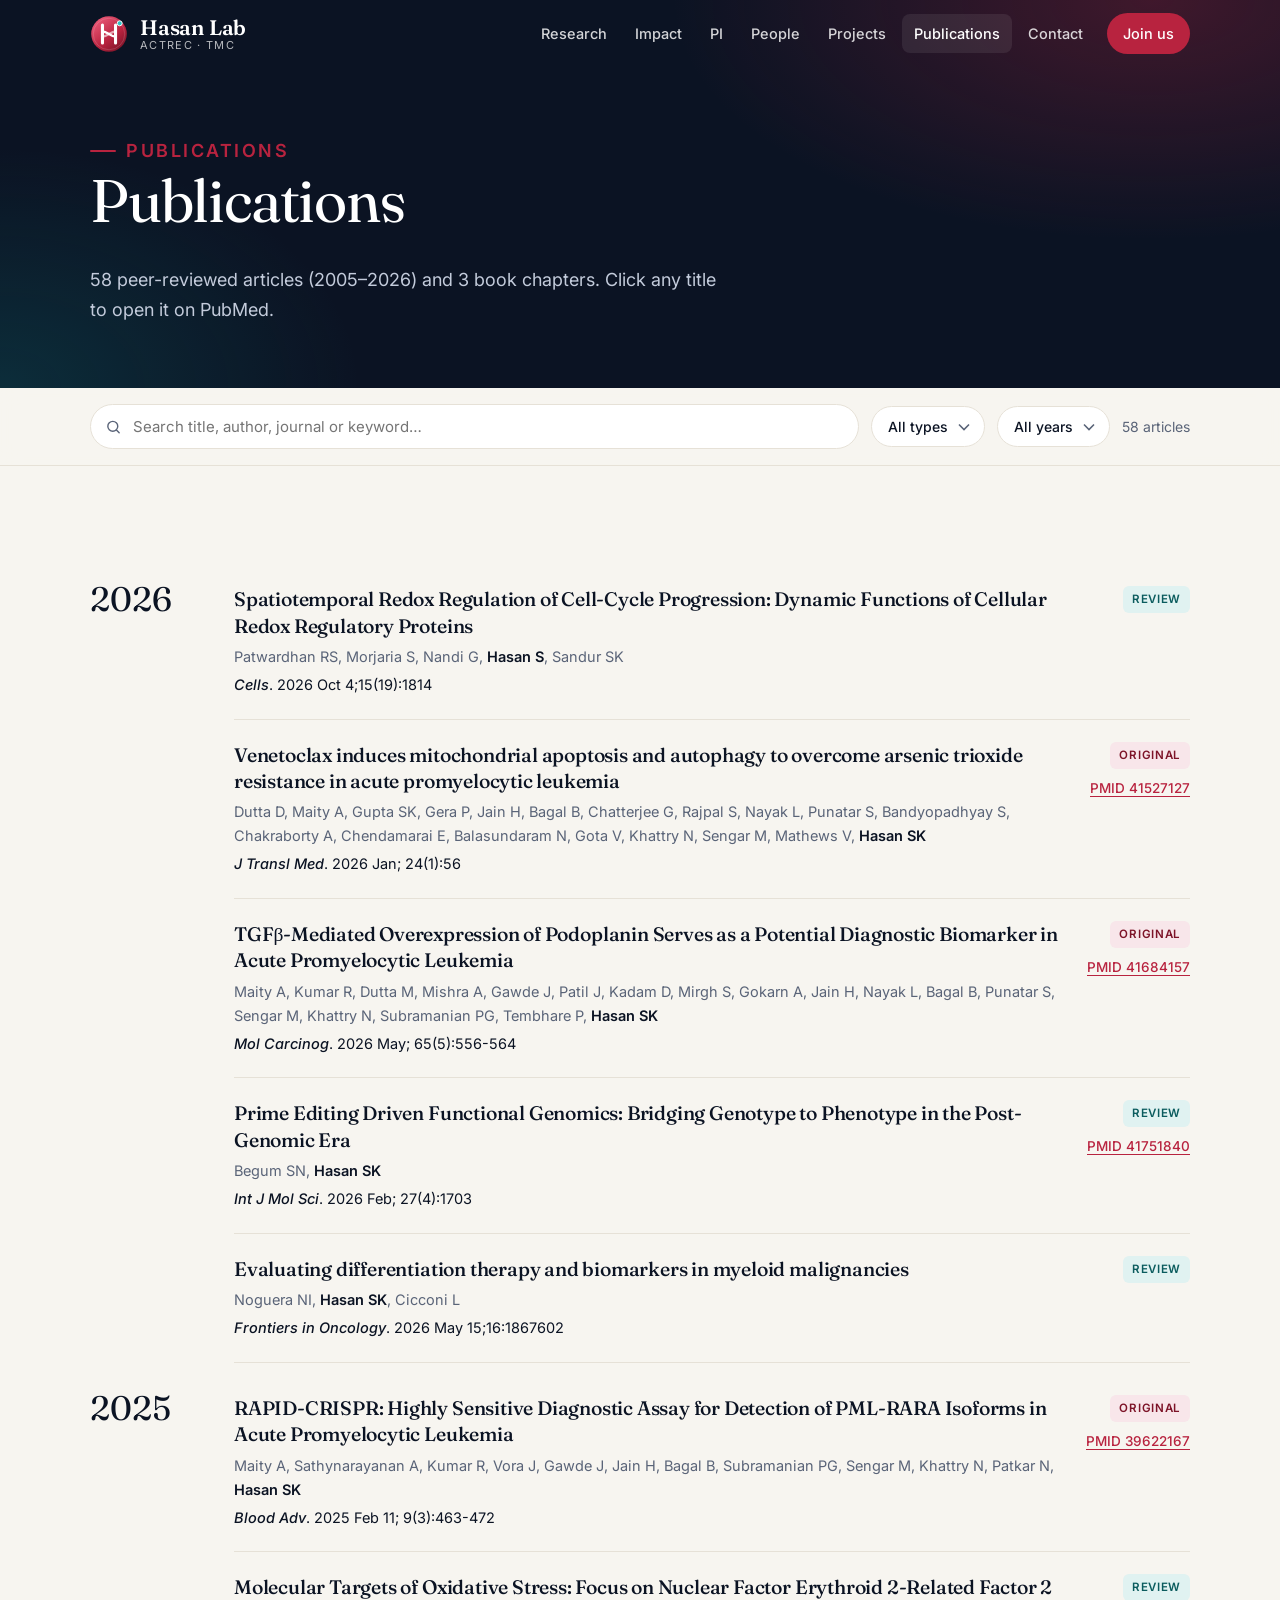
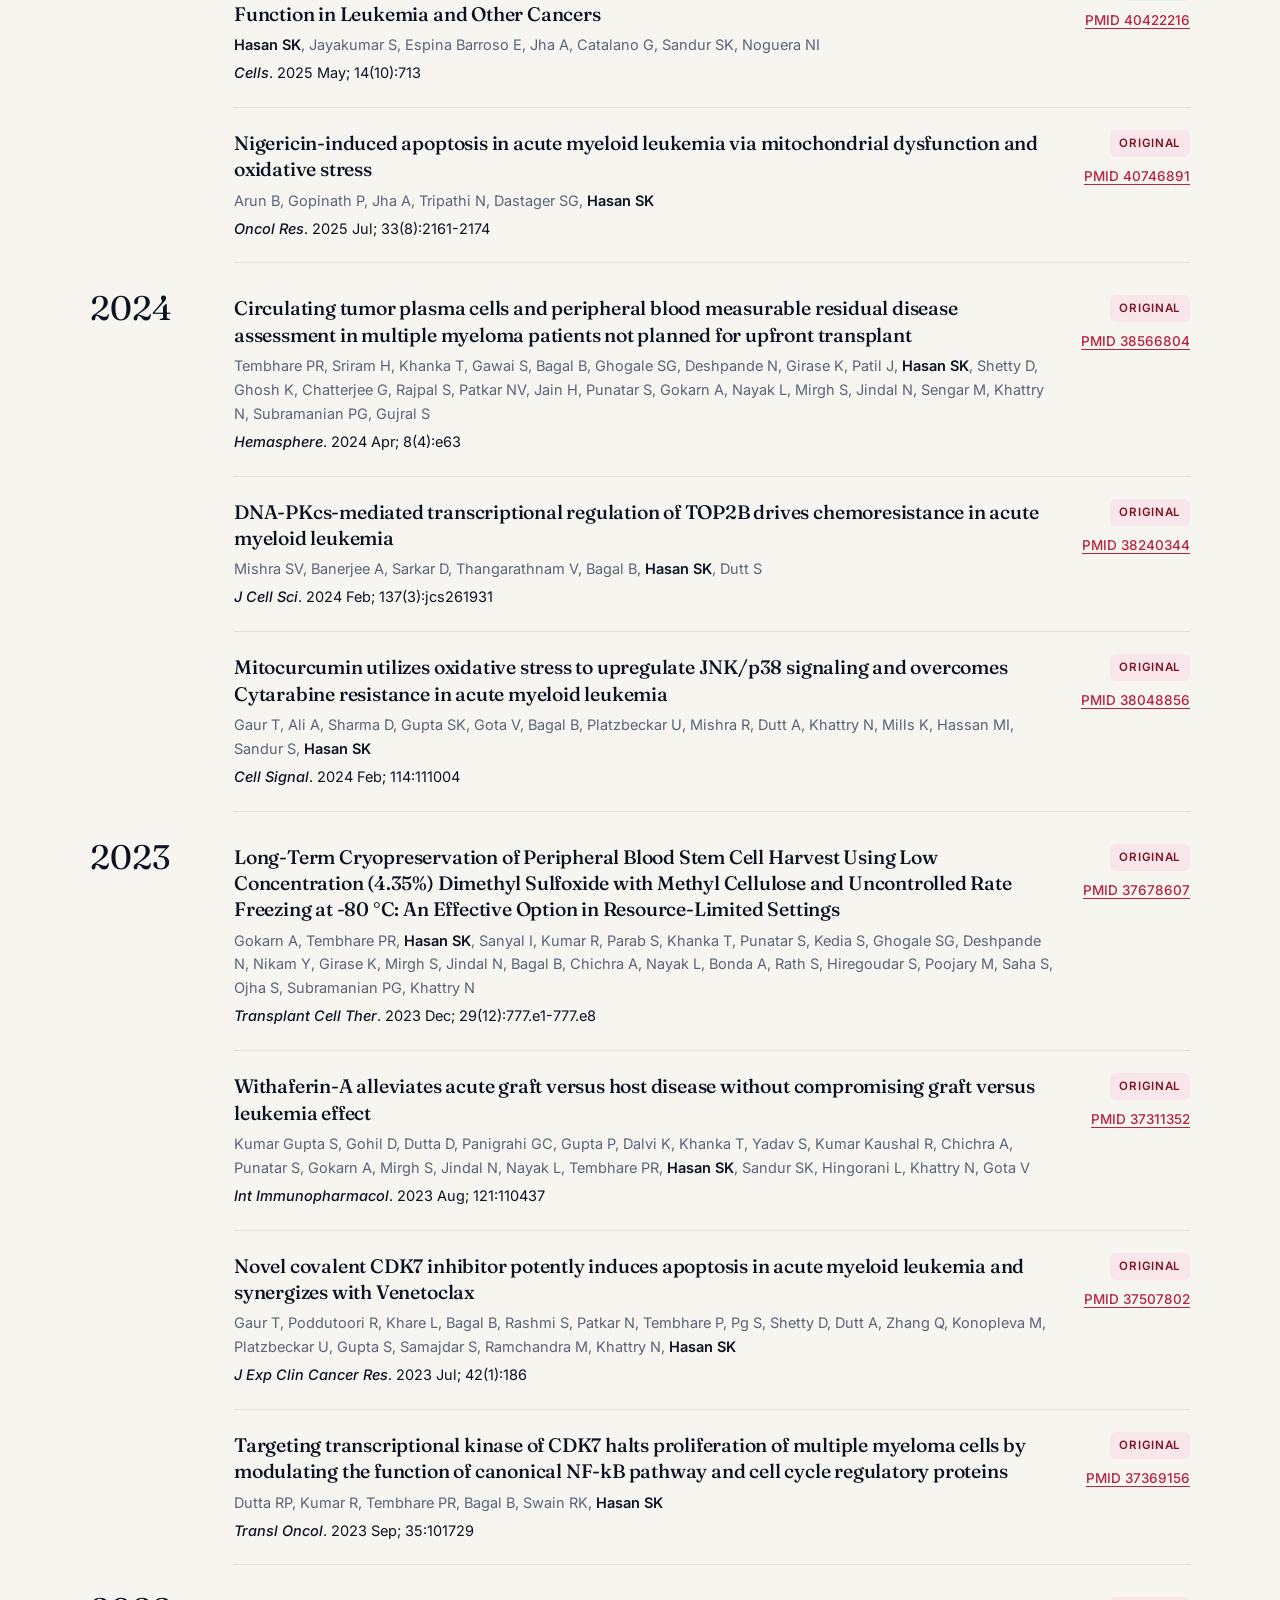
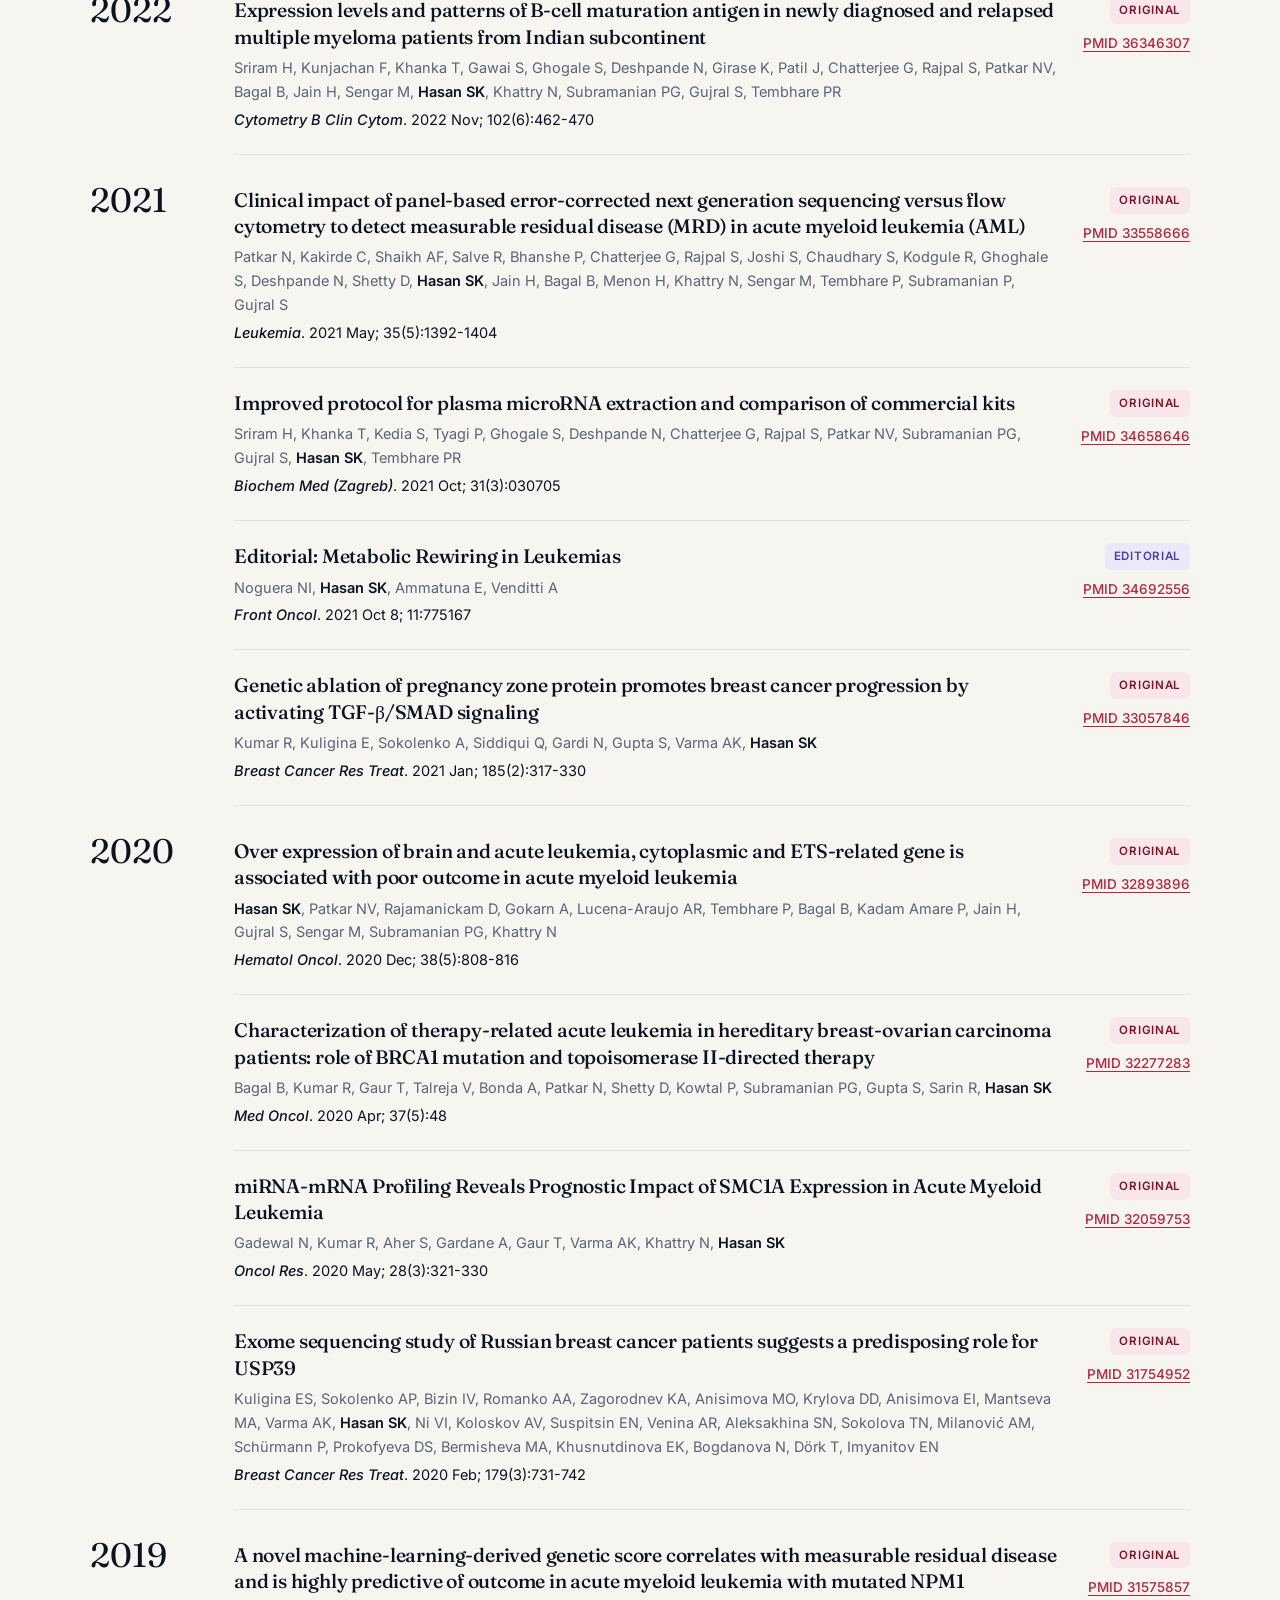
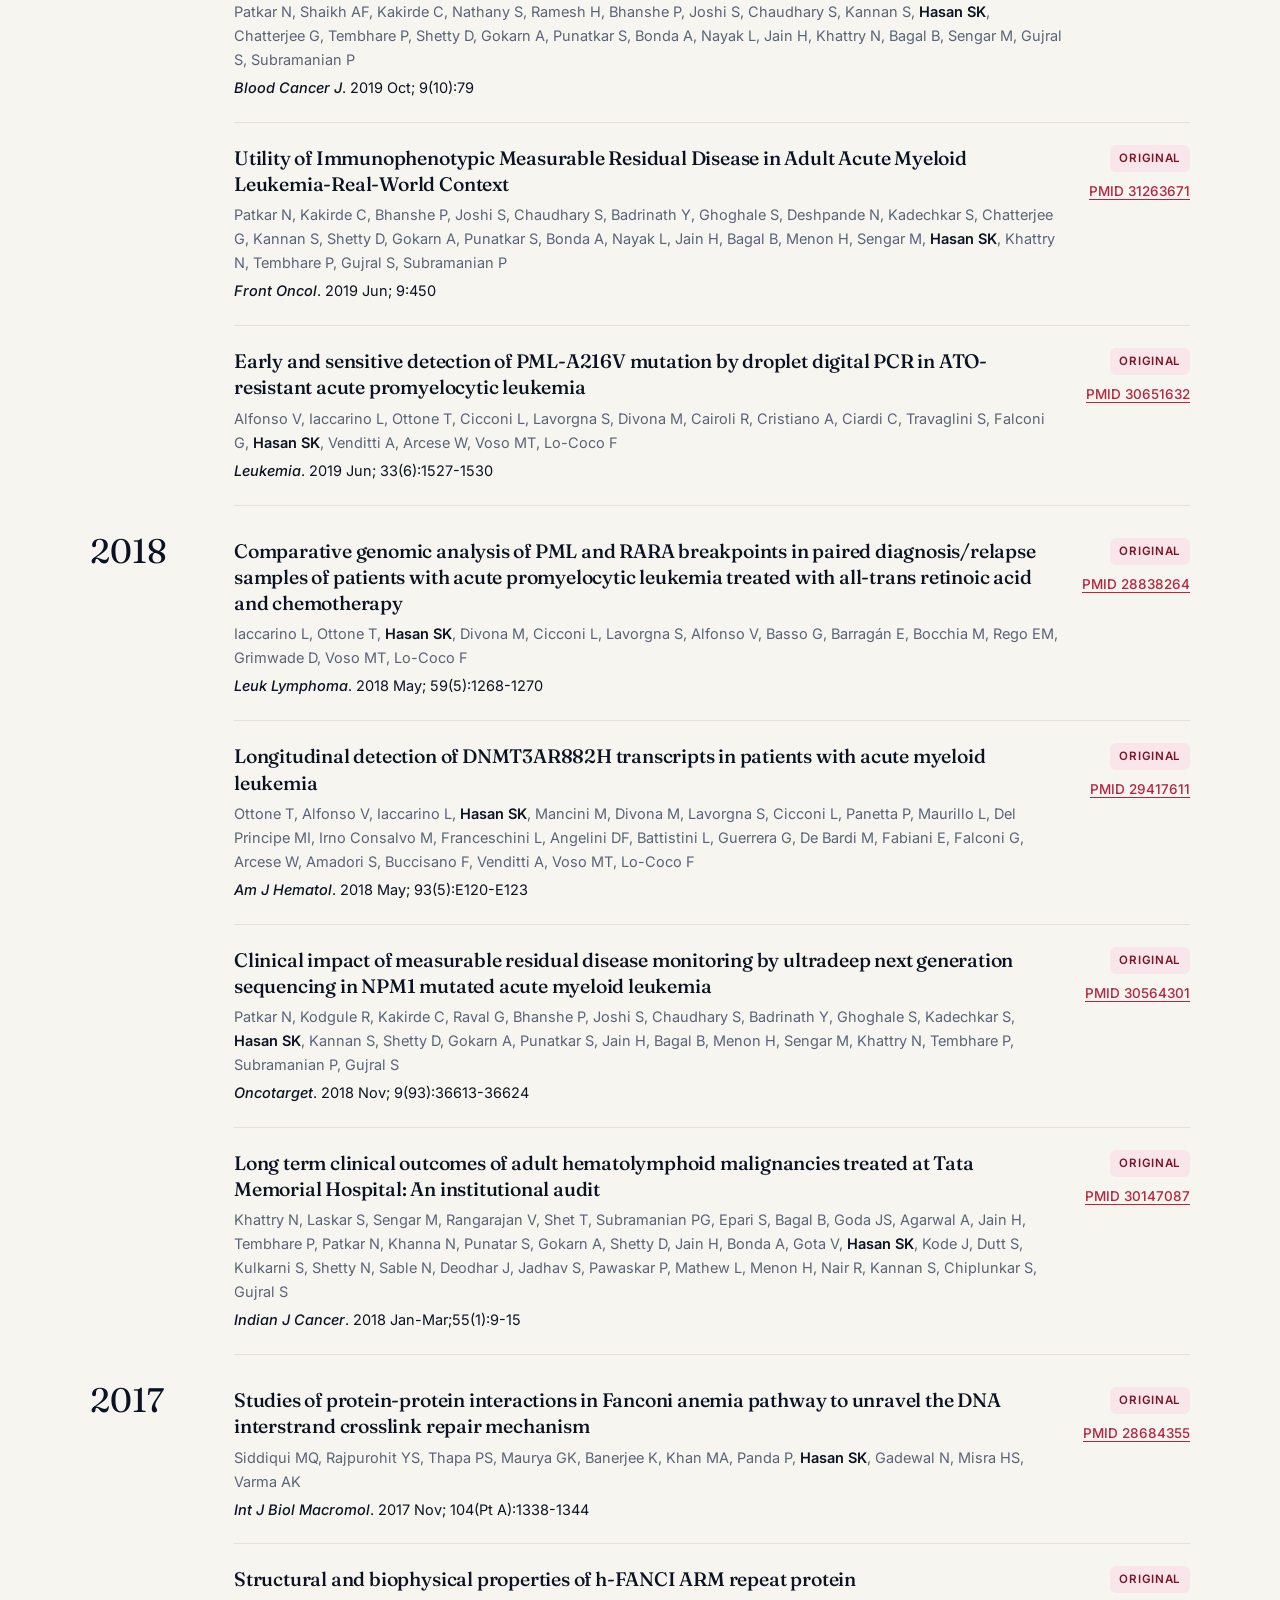
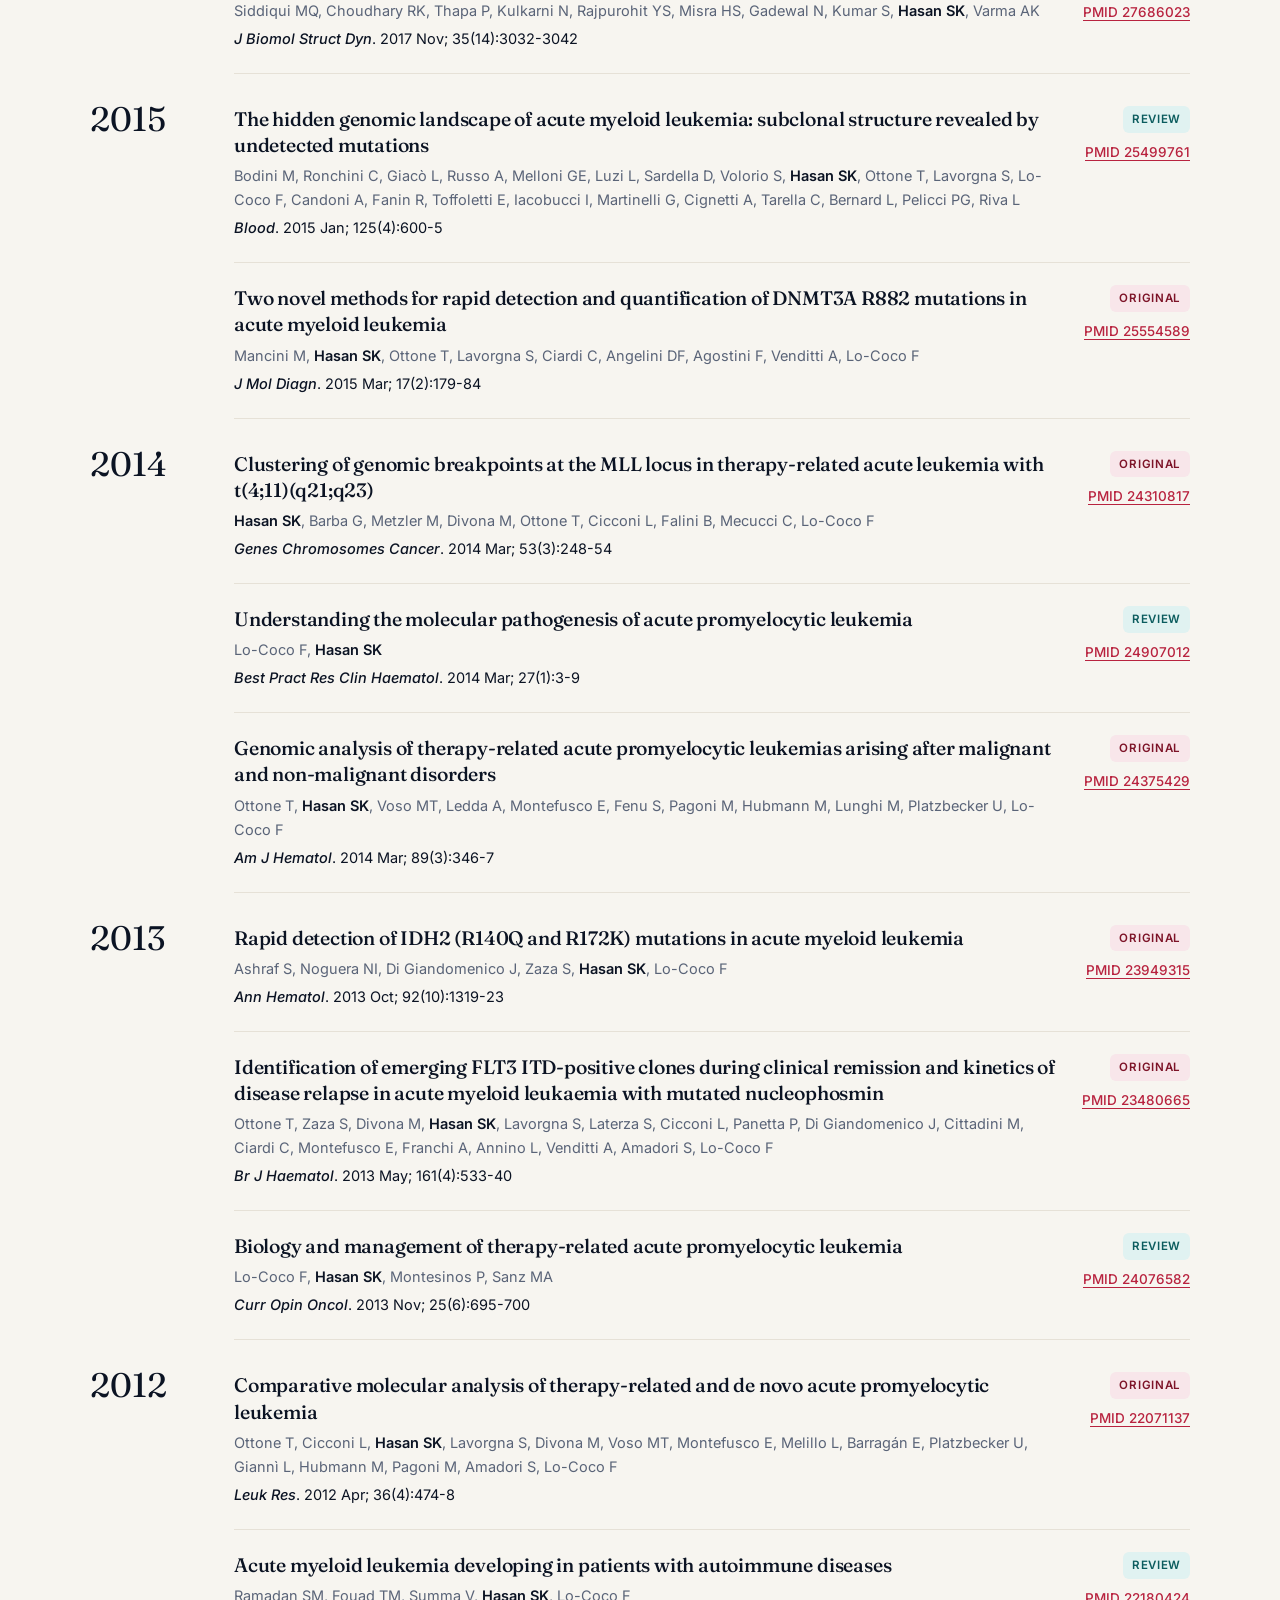
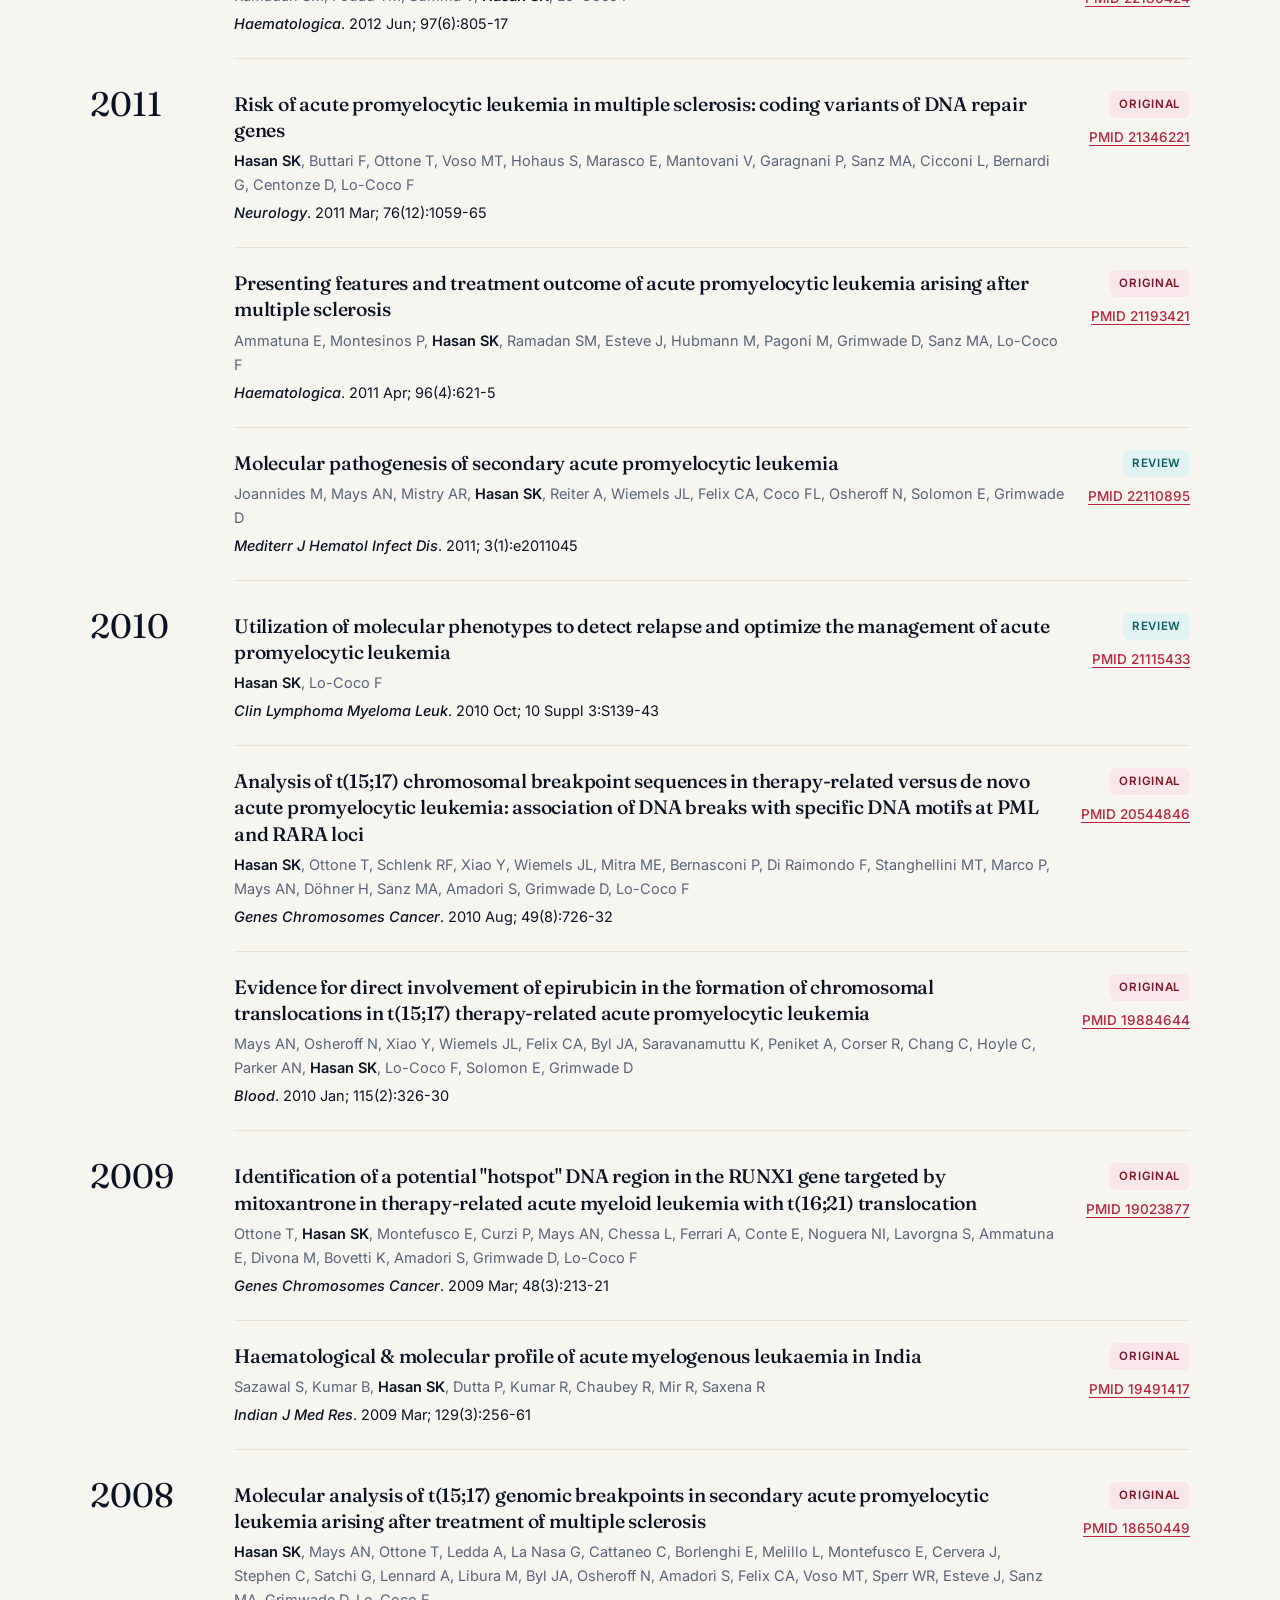
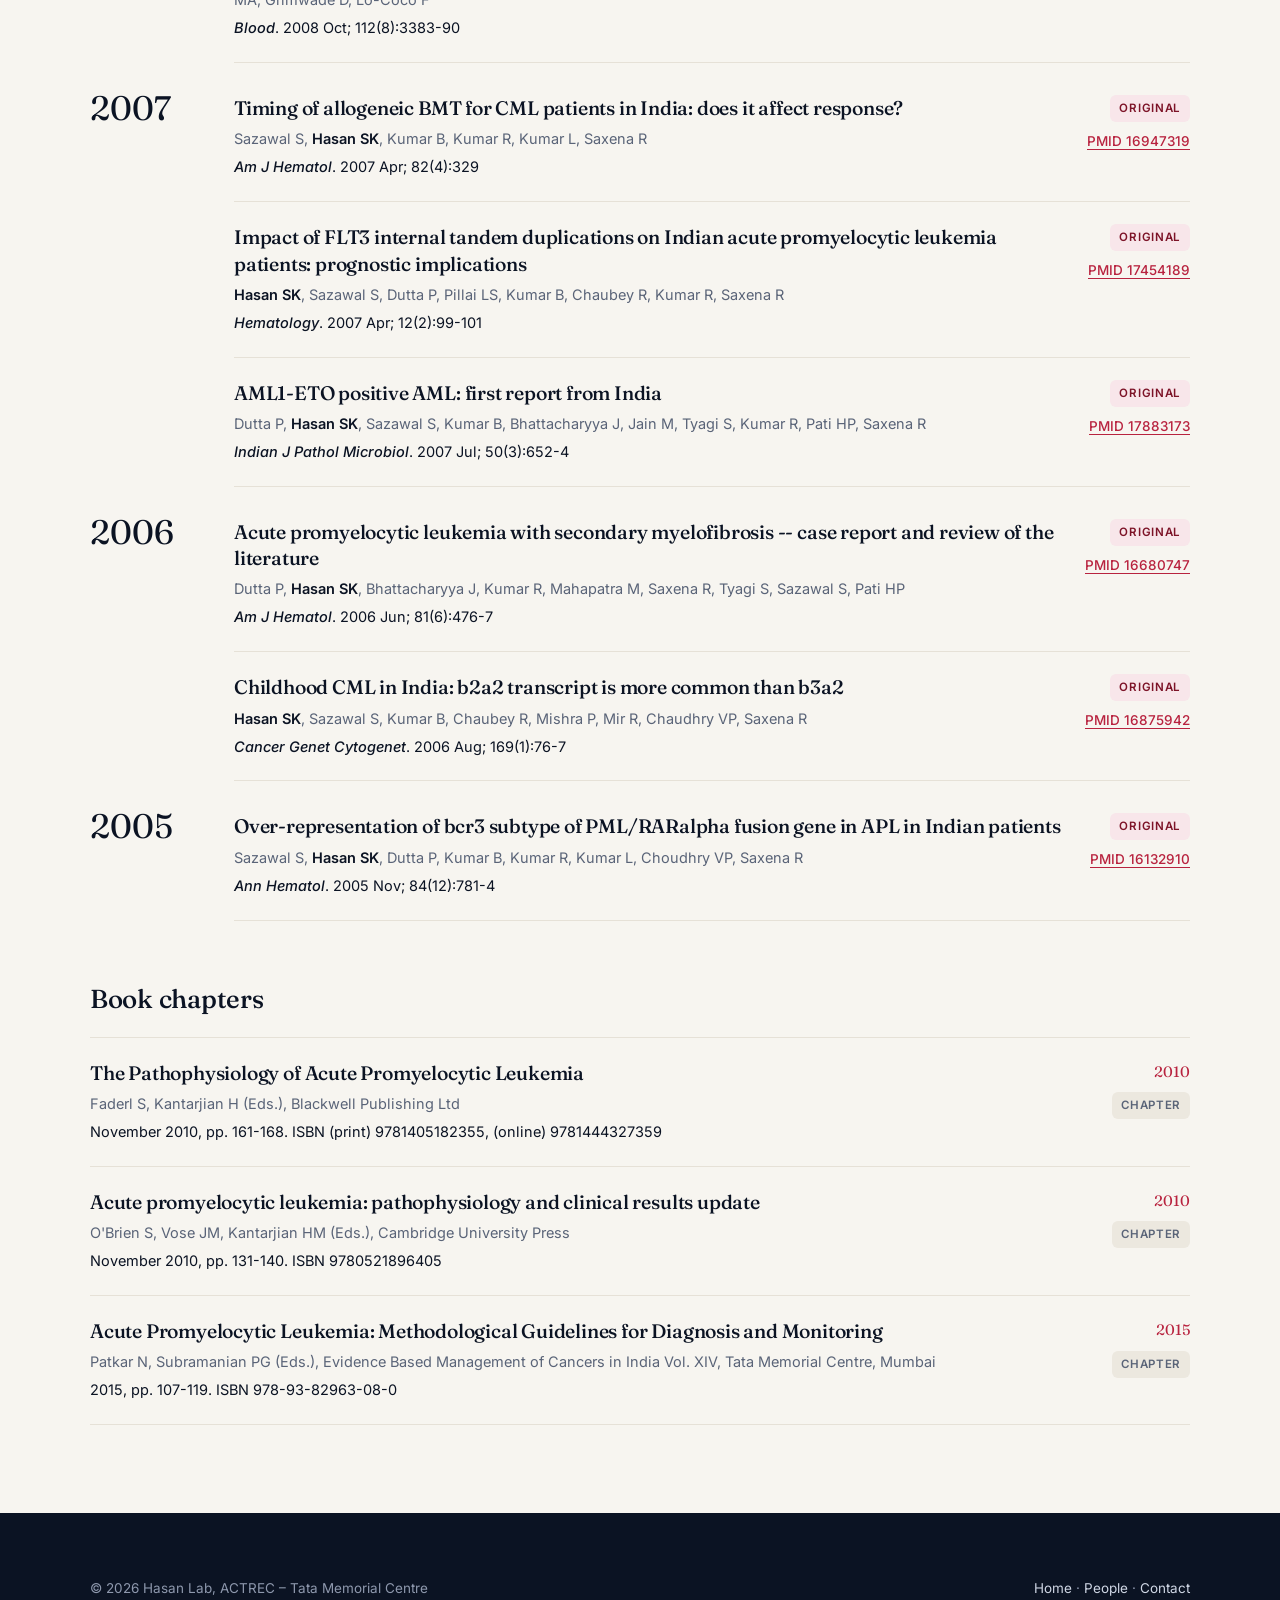
<file: publications.html>
<!doctype html>
<html lang="en">
<head>
  <meta charset="utf-8">
  <meta name="viewport" content="width=device-width, initial-scale=1">
  <title>Publications · Hasan Lab · ACTREC, Tata Memorial Centre</title>
  <meta name="description" content="Peer-reviewed publications and book chapters from Hasan Lab, ACTREC, Tata Memorial Centre: acute myeloid leukemia, acute promyelocytic leukemia, multiple myeloma and breast cancer.">
  <meta property="og:title" content="Publications · Hasan Lab">
  <meta property="og:description" content="Peer-reviewed articles and book chapters from Hasan Lab, ACTREC, Tata Memorial Centre.">
  <meta property="og:type" content="website">
  <meta property="og:url" content="https://www.hasanlab.in/publications">
  <meta property="og:image" content="https://www.hasanlab.in/assets/og-image.jpg">
  <meta name="twitter:card" content="summary_large_image">
  <link rel="canonical" href="https://www.hasanlab.in/publications">
  <meta name="theme-color" content="#0b1323">
  <link rel="icon" href="assets/favicon.svg" type="image/svg+xml">
  <link rel="preconnect" href="https://fonts.googleapis.com">
  <link rel="preconnect" href="https://fonts.gstatic.com" crossorigin>
  <link href="https://fonts.googleapis.com/css2?family=Fraunces:ital,opsz,wght@0,9..144,400;0,9..144,500;0,9..144,600;1,9..144,400&family=Inter:wght@400;500;600&display=swap" rel="stylesheet">
  <link rel="stylesheet" href="assets/css/style.css">
</head>
<body>
<a class="skip-link" href="#main">Skip to content</a>

<header class="site-header">
  <div class="container">
    <a class="brand" href="index.html" aria-label="Hasan Lab home">
      <img class="brand-mark" src="assets/logo.svg" alt="" width="38" height="38">
      <span class="brand-text"><span class="brand-name">Hasan Lab</span><span class="brand-sub">ACTREC · TMC</span></span>
    </a>
    <button class="nav-toggle" aria-label="Open menu" aria-expanded="false" aria-controls="nav">
      <svg viewBox="0 0 24 24" fill="none" stroke="currentColor" stroke-width="2" stroke-linecap="round"><path d="M4 7h16M4 12h16M4 17h16"/></svg>
    </button>
    <nav class="nav" id="nav" aria-label="Main">
      <a href="index.html#research">Research</a>
      <a href="index.html#impact">Impact</a>
      <a href="index.html#pi">PI</a>
      <a href="index.html#people">People</a>
      <a href="index.html#projects">Projects</a>
      <a href="publications.html" class="is-active" aria-current="page">Publications</a>
      <a href="index.html#contact">Contact</a>
      <a class="nav-cta" href="index.html#join">Join us</a>
    </nav>
  </div>
</header>

<main id="main">
  <section class="page-hero">
    <div class="container">
      <p class="eyebrow">Publications</p>
      <h1>Publications</h1>
      <p id="pub-summary">Peer-reviewed articles and book chapters, newest first. Click any title to open it on PubMed.</p>
    </div>
  </section>

  <div class="toolbar">
    <div class="container">
      <label class="search">
        <span class="sr-only">Search publications</span>
        <svg viewBox="0 0 24 24" fill="none" stroke="currentColor" stroke-width="2" stroke-linecap="round"><circle cx="11" cy="11" r="7"/><path d="M20 20l-3.5-3.5"/></svg>
        <input type="search" id="q" placeholder="Search title, author, journal or keyword…" autocomplete="off">
      </label>
      <select class="select" id="type" aria-label="Article type">
        <option value="">All types</option>
      </select>
      <select class="select" id="year" aria-label="Year">
        <option value="">All years</option>
      </select>
      <span class="result-count" id="count" aria-live="polite"></span>
    </div>
  </div>

  <section class="section--tight">
    <div class="container" id="pub-groups"></div>

    <div class="container" id="chapters-wrap">
      <h2 class="subhead">Book chapters</h2>
      <ul class="pub-list" id="chapters"></ul>
    </div>
  </section>
</main>

<footer class="site-footer">
  <div class="container">
    <div class="footer-bottom" style="padding-top:0">
      <span>© <span data-year>2026</span> Hasan Lab, ACTREC – Tata Memorial Centre</span>
      <span><a href="index.html">Home</a> · <a href="index.html#people">People</a> · <a href="index.html#contact">Contact</a></span>
    </div>
  </div>
</footer>

<script src="data/publications.js"></script>
<script src="assets/js/main.js"></script>
<script src="assets/js/publications-page.js"></script>
</body>
</html>
</file>
<file: assets/css/style.css>
/* =====================================================================
   Hasan Lab website stylesheet
   Colours and fonts are set once here in :root; change them to restyle.
   ===================================================================== */

:root {
  --ink: #0b1323;
  --ink-2: #16203a;
  --ink-3: #24304f;
  --paper: #f7f5f0;
  --surface: #ffffff;
  --text: #1a2233;
  --muted: #5a6478;
  --line: #e6e1d7;
  --crimson: #b8233f;
  --crimson-soft: #f8e6ea;
  --teal: #0e8a8c;
  --teal-soft: #e0f2f1;
  --violet: #6c5ce7;
  --gold: #b7862b;

  --font-display: "Fraunces", Georgia, "Times New Roman", serif;
  --font-body: "Inter", system-ui, -apple-system, "Segoe UI", Roboto, sans-serif;

  --radius: 14px;
  --radius-lg: 22px;
  --shadow: 0 1px 2px rgba(11, 19, 35, .04), 0 8px 24px rgba(11, 19, 35, .06);
  --shadow-lg: 0 2px 4px rgba(11, 19, 35, .05), 0 22px 48px rgba(11, 19, 35, .12);
  --max: 1180px;
  --gutter: clamp(16px, 4vw, 40px);
  --header-h: 68px;
}

/* ---------- Base ---------- */
*, *::before, *::after { box-sizing: border-box; }
html { scroll-behavior: smooth; scroll-padding-top: calc(var(--header-h) + 12px); }
body {
  margin: 0;
  font-family: var(--font-body);
  font-size: 17px;
  line-height: 1.65;
  color: var(--text);
  background: var(--paper);
  -webkit-font-smoothing: antialiased;
  text-rendering: optimizeLegibility;
}
img { max-width: 100%; display: block; }
a { color: var(--crimson); text-decoration-thickness: 1px; text-underline-offset: 3px; }
a:hover { color: #8f1a30; }
h1, h2, h3, h4 { font-family: var(--font-display); font-weight: 500; line-height: 1.15; color: var(--ink); margin: 0 0 .5em; letter-spacing: -.01em; }
p { margin: 0 0 1em; }
:focus-visible { outline: 2px solid var(--teal); outline-offset: 3px; border-radius: 4px; }
.skip-link { position: absolute; left: -9999px; top: 8px; background: var(--ink); color: #fff; padding: 8px 14px; border-radius: 8px; z-index: 100; }
.skip-link:focus { left: 8px; }
.sr-only { position: absolute; width: 1px; height: 1px; padding: 0; margin: -1px; overflow: hidden; clip: rect(0 0 0 0); white-space: nowrap; border: 0; }

.container { width: 100%; max-width: var(--max); margin: 0 auto; padding: 0 var(--gutter); }
.section { padding: clamp(72px, 10vw, 120px) 0; }
.section--tight { padding: clamp(56px, 7vw, 88px) 0; }
.section--white { background: var(--surface); }
.section--ink { background: var(--ink); color: #d6dbe6; }
.section--ink h2, .section--ink h3 { color: #fff; }

.eyebrow {
  display: inline-flex; align-items: center; gap: 10px;
  font-size: 12.5px; font-weight: 600; letter-spacing: .14em; text-transform: uppercase;
  color: var(--crimson); margin-bottom: 18px;
}
.eyebrow::before { content: ""; width: 26px; height: 2px; background: currentColor; border-radius: 2px; }
.section--ink .eyebrow { color: #ff8fa3; }

.section-head { max-width: 760px; margin-bottom: clamp(36px, 5vw, 56px); }
.section-head h2 { font-size: clamp(32px, 4.4vw, 48px); }
.section-head p { color: var(--muted); font-size: 18px; }
.section--ink .section-head p { color: #aab3c5; }

.btn {
  display: inline-flex; align-items: center; gap: 10px;
  padding: 13px 22px; border-radius: 999px;
  font: 600 15px/1 var(--font-body); text-decoration: none; cursor: pointer;
  border: 1px solid transparent; transition: transform .2s ease, background .2s ease, color .2s ease, border-color .2s ease;
}
.btn svg { width: 16px; height: 16px; transition: transform .2s ease; }
.btn:hover svg { transform: translateX(3px); }
.btn--primary { background: var(--crimson); color: #fff; }
.btn--primary:hover { background: #9e1d35; color: #fff; transform: translateY(-1px); }
.btn--ghost { border-color: rgba(255, 255, 255, .28); color: #fff; }
.btn--ghost:hover { border-color: #fff; color: #fff; background: rgba(255, 255, 255, .06); }
.btn--outline { border-color: var(--line); color: var(--ink); background: var(--surface); }
.btn--outline:hover { border-color: var(--ink); color: var(--ink); }

/* ---------- Header ---------- */
.site-header {
  position: fixed; inset: 0 0 auto 0; z-index: 50; height: var(--header-h);
  transition: background .3s ease, box-shadow .3s ease, border-color .3s ease;
  border-bottom: 1px solid transparent;
}
.site-header .container { height: 100%; display: flex; align-items: center; justify-content: space-between; gap: 24px; }
.brand { display: inline-flex; align-items: center; gap: 12px; text-decoration: none; color: #fff; }
.brand-mark { width: 38px; height: 38px; flex: none; display: block; }
.brand-text { display: flex; flex-direction: column; line-height: 1.1; }
.brand-name { font-family: var(--font-display); font-size: 21px; font-weight: 600; letter-spacing: -.01em; white-space: nowrap; }
.brand-sub { font-size: 11px; letter-spacing: .12em; text-transform: uppercase; opacity: .7; }
.nav { display: flex; align-items: center; gap: 4px; }
.nav a {
  color: rgba(255, 255, 255, .82); text-decoration: none; font-size: 14.5px; font-weight: 500;
  padding: 8px 12px; border-radius: 8px; transition: color .2s, background .2s; white-space: nowrap;
}
.nav a:hover, .nav a.is-active { color: #fff; background: rgba(255, 255, 255, .08); }
.nav .nav-cta { margin-left: 8px; background: var(--crimson); color: #fff; padding: 9px 16px; border-radius: 999px; }
.nav .nav-cta:hover { background: #9e1d35; }
.nav-toggle { display: none; background: none; border: 0; color: #fff; width: 44px; height: 44px; margin-right: -10px; cursor: pointer; }
.nav-toggle svg { width: 24px; height: 24px; }

.site-header.is-solid { background: rgba(255, 255, 255, .92); backdrop-filter: saturate(160%) blur(12px); -webkit-backdrop-filter: saturate(160%) blur(12px); border-color: var(--line); }
.site-header.is-solid .brand { color: var(--ink); }
.site-header.is-solid .nav a { color: var(--muted); }
.site-header.is-solid .nav a:hover, .site-header.is-solid .nav a.is-active { color: var(--ink); background: rgba(11, 19, 35, .05); }
.site-header.is-solid .nav .nav-cta { color: #fff; background: var(--crimson); }
.site-header.is-solid .nav-toggle { color: var(--ink); }

@media (max-width: 1080px) {
  .nav-toggle { display: inline-flex; align-items: center; justify-content: center; }
  .nav {
    position: fixed; inset: var(--header-h) 0 auto 0; flex-direction: column; align-items: stretch; gap: 0;
    background: var(--surface); padding: 8px var(--gutter) 20px; box-shadow: var(--shadow-lg);
    transform: translateY(-8px); opacity: 0; pointer-events: none; transition: opacity .2s, transform .2s;
  }
  .nav.is-open { opacity: 1; transform: none; pointer-events: auto; }
  .nav a, .site-header .nav a { color: var(--ink); padding: 14px 4px; border-bottom: 1px solid var(--line); border-radius: 0; }
  .nav a:hover { background: none; }
  .nav .nav-cta { margin: 14px 0 0; text-align: center; border: 0; border-radius: 999px; color: #fff; }
  body.menu-open .site-header { background: var(--surface); }
  body.menu-open .site-header .brand, body.menu-open .site-header .nav-toggle { color: var(--ink); }
}

/* ---------- Hero ---------- */
.hero {
  position: relative; min-height: min(92vh, 900px); display: flex; flex-direction: column; justify-content: center;
  background:
    radial-gradient(1200px 600px at 85% 10%, rgba(184, 35, 63, .28), transparent 60%),
    radial-gradient(900px 600px at 10% 90%, rgba(14, 138, 140, .22), transparent 60%),
    linear-gradient(180deg, #0a1120 0%, var(--ink) 100%);
  color: #cfd6e4; overflow: hidden; isolation: isolate;
  padding: calc(var(--header-h) + 48px) 0 44px;
}
.hero canvas { position: absolute; inset: 0; width: 100%; height: 100%; z-index: -1; }
.hero::after {
  content: ""; position: absolute; inset: 0; z-index: -1; pointer-events: none;
  background: linear-gradient(90deg, rgba(10, 17, 32, .82) 0%, rgba(10, 17, 32, .35) 55%, rgba(10, 17, 32, 0) 100%);
}
.hero-inner { max-width: 780px; }
.hero .eyebrow { color: #ff9aac; }
.hero h1 {
  color: #fff; font-size: clamp(40px, 6.4vw, 76px); font-weight: 400; line-height: 1.04; letter-spacing: -.025em; margin-bottom: 26px;
}
.hero h1 em { font-style: italic; color: #ffb4c1; }
.hero-lead { font-size: clamp(17px, 1.6vw, 19.5px); max-width: 640px; color: #c3cbdb; margin-bottom: 36px; }
.hero-actions { display: flex; flex-wrap: wrap; gap: 12px; }
.hero-affil {
  width: 100%; margin-top: clamp(48px, 9vh, 96px); font-size: 13px; letter-spacing: .04em; color: #8e98ad;
}
@media (max-width: 600px) {
  .hero .hero-affil .container { flex-direction: column; align-items: flex-start; gap: 2px; }
  .hero-affil span + span::before { display: none; }
}
.hero-affil .container { display: flex; flex-wrap: wrap; gap: 6px 18px; align-items: center; }
.hero-affil span + span::before { content: "·"; margin-right: 18px; opacity: .6; }


/* ---------- About ---------- */
.about-grid { display: grid; grid-template-columns: 1.35fr 1fr; gap: clamp(32px, 6vw, 80px); align-items: start; }
.about-statement { font-family: var(--font-display); font-size: clamp(24px, 2.6vw, 32px); line-height: 1.35; color: var(--ink); font-weight: 400; letter-spacing: -.01em; }
.about-statement strong { font-weight: 500; color: var(--crimson); }
.about-body { color: var(--muted); margin-top: 22px; }
.tag-group + .tag-group { margin-top: 26px; }
.tag-group h4 { font-family: var(--font-body); font-size: 12.5px; font-weight: 600; letter-spacing: .12em; text-transform: uppercase; color: var(--muted); margin-bottom: 12px; }
.tags { display: flex; flex-wrap: wrap; gap: 8px; list-style: none; padding: 0; margin: 0; }
.tag { font-size: 14px; padding: 7px 13px; border-radius: 999px; background: var(--surface); border: 1px solid var(--line); color: var(--ink); }
.tag--disease { background: var(--crimson-soft); border-color: transparent; color: #7d1428; font-weight: 500; }
.about-card { background: var(--surface); border: 1px solid var(--line); border-radius: var(--radius-lg); padding: 28px; }
@media (max-width: 860px) { .about-grid { grid-template-columns: 1fr; } }

/* ---------- Research themes ---------- */
.themes { display: grid; grid-template-columns: repeat(6, 1fr); gap: 18px; }
.theme {
  grid-column: span 2; position: relative; background: var(--paper); border: 1px solid var(--line);
  border-radius: var(--radius-lg); padding: 30px 28px 28px; transition: transform .3s ease, box-shadow .3s ease, border-color .3s ease;
  overflow: hidden;
}
.theme:nth-child(4), .theme:nth-child(5) { grid-column: span 3; }
.theme:hover { transform: translateY(-4px); box-shadow: var(--shadow-lg); border-color: transparent; background: var(--surface); }
.theme-num { position: absolute; top: 20px; right: 24px; font-family: var(--font-display); font-size: 15px; color: #b4ad9f; }
.theme-icon {
  width: 52px; height: 52px; border-radius: 14px; display: grid; place-items: center; margin-bottom: 22px;
  background: var(--ink); color: #fff;
}
.theme:nth-child(2) .theme-icon { background: var(--crimson); }
.theme:nth-child(3) .theme-icon { background: var(--teal); }
.theme:nth-child(4) .theme-icon { background: var(--violet); }
.theme:nth-child(5) .theme-icon { background: var(--gold); }
.theme-icon svg { width: 26px; height: 26px; }
.theme h3 { font-size: 22px; margin-bottom: 12px; }
.theme p { color: var(--muted); font-size: 15.5px; margin: 0; }
@media (max-width: 960px) { .themes { grid-template-columns: 1fr 1fr; } .theme, .theme:nth-child(4), .theme:nth-child(5) { grid-column: span 1; } .theme:nth-child(5) { grid-column: span 2; } }
@media (max-width: 640px) { .themes { grid-template-columns: 1fr; } .theme:nth-child(5) { grid-column: span 1; } }

/* ---------- Impact ---------- */
.impact { position: relative; overflow: hidden; }
.impact::before {
  content: ""; position: absolute; width: 900px; height: 900px; right: -300px; top: -300px; border-radius: 50%;
  background: radial-gradient(circle, rgba(184, 35, 63, .22), transparent 60%); pointer-events: none;
}
.impact-grid { display: grid; grid-template-columns: 1fr 1fr; gap: 22px; position: relative; }
.impact-card {
  background: linear-gradient(160deg, var(--ink-2), #111a2f); border: 1px solid rgba(255, 255, 255, .08);
  border-radius: var(--radius-lg); padding: clamp(28px, 4vw, 40px);
}
.impact-label { display: inline-block; font-size: 12px; font-weight: 600; letter-spacing: .12em; text-transform: uppercase; padding: 6px 12px; border-radius: 999px; margin-bottom: 20px; }
.impact-label--teal { background: rgba(14, 138, 140, .18); color: #5fd6d2; }
.impact-label--crimson { background: rgba(184, 35, 63, .2); color: #ff9aac; }
.impact-card h3 { font-size: clamp(24px, 2.6vw, 30px); margin-bottom: 14px; }
.impact-card p { color: #aab3c5; font-size: 16px; }
.impact-metrics { display: grid; grid-template-columns: repeat(3, 1fr); gap: 12px; margin-top: 26px; padding-top: 24px; border-top: 1px solid rgba(255, 255, 255, .08); }
.impact-metric strong { display: block; font-family: var(--font-display); font-weight: 500; font-size: 26px; color: #fff; line-height: 1.1; }
.impact-metric span { font-size: 13px; color: #8e98ad; line-height: 1.35; display: block; margin-top: 4px; }
.pipeline { display: flex; gap: 6px; margin-top: 26px; padding-top: 24px; border-top: 1px solid rgba(255, 255, 255, .08); }
.pipeline-step { flex: 1; text-align: center; font-size: 12.5px; color: #8e98ad; }
.pipeline-step i { display: block; height: 6px; border-radius: 6px; background: rgba(255, 255, 255, .1); margin-bottom: 10px; }
.pipeline-step.done i { background: linear-gradient(90deg, #ff6f8a, var(--crimson)); }
.pipeline-step.next i { background: repeating-linear-gradient(90deg, rgba(255, 111, 138, .55) 0 6px, transparent 6px 10px); }
.pipeline-step.done, .pipeline-step.next { color: #e8ecf3; }
.summary-row { display: grid; grid-template-columns: repeat(4, 1fr); gap: 22px; margin-top: 46px; position: relative; }
.summary-item h4 { font-family: var(--font-body); font-size: 14px; font-weight: 600; color: #fff; margin-bottom: 6px; display: flex; align-items: center; gap: 8px; }
.summary-item h4::before { content: ""; width: 8px; height: 8px; border-radius: 50%; background: #ff6f8a; }
.summary-item p { font-size: 14.5px; color: #8e98ad; margin: 0; }
@media (max-width: 860px) { .impact-grid { grid-template-columns: 1fr; } .summary-row { grid-template-columns: 1fr 1fr; } }
@media (max-width: 520px) { .summary-row { grid-template-columns: 1fr; } .impact-metrics { grid-template-columns: 1fr 1fr 1fr; } }

/* ---------- PI ---------- */
.pi-grid { display: grid; grid-template-columns: 340px 1fr; gap: clamp(32px, 5vw, 64px); align-items: start; }
.pi-photo {
  aspect-ratio: 4 / 5; border-radius: var(--radius-lg); overflow: hidden; position: relative;
  background: linear-gradient(150deg, var(--ink-2), var(--ink)); box-shadow: var(--shadow-lg);
}
.pi-photo img { width: 100%; height: 100%; object-fit: cover; }
.pi-photo .initials { font-size: 96px; }
.pi-aside { position: sticky; top: calc(var(--header-h) + 24px); }
.pi-contact { margin-top: 20px; display: grid; gap: 10px; font-size: 15px; }
.pi-contact a { display: flex; align-items: center; gap: 10px; color: var(--ink); text-decoration: none; }
.pi-contact a:hover { color: var(--crimson); }
.pi-contact svg { width: 18px; height: 18px; color: var(--crimson); flex: none; }
.pi-name { font-size: clamp(34px, 4vw, 46px); margin-bottom: 6px; }
.pi-title { font-size: 17px; color: var(--crimson); font-weight: 500; margin-bottom: 24px; }
.pi-bio p { color: #3b4458; }
.pi-facts { display: grid; grid-template-columns: 1fr 1fr; gap: 14px; margin: 28px 0 8px; }
.pi-fact { background: var(--paper); border-radius: var(--radius); padding: 18px 20px; }
.pi-fact h4 { font-family: var(--font-body); font-size: 12px; font-weight: 600; letter-spacing: .12em; text-transform: uppercase; color: var(--muted); margin-bottom: 6px; }
.pi-fact p { margin: 0; font-size: 15px; color: var(--ink); }
.pi-tabs { margin-top: 36px; }
.tablist { display: flex; gap: 6px; border-bottom: 1px solid var(--line); margin-bottom: 24px; overflow-x: auto; scrollbar-width: none; }
.tablist::-webkit-scrollbar { display: none; }
.tab {
  background: none; border: 0; padding: 12px 14px; font: 500 15px var(--font-body); color: var(--muted);
  border-bottom: 2px solid transparent; margin-bottom: -1px; cursor: pointer; white-space: nowrap;
}
.tab[aria-selected="true"] { color: var(--ink); border-color: var(--crimson); }
.tab:hover { color: var(--ink); }
.timeline { list-style: none; margin: 0; padding: 0; }
.timeline li { display: grid; grid-template-columns: 124px 1fr; gap: 18px; padding: 14px 0; border-bottom: 1px dashed var(--line); }
.timeline li:last-child { border-bottom: 0; }
.timeline .when { font-family: var(--font-display); color: var(--crimson); font-size: 16px; font-variant-numeric: lining-nums tabular-nums; }
.timeline .what { color: var(--ink); font-size: 15.5px; }
.timeline .what small { display: block; color: var(--muted); font-size: 14px; margin-top: 2px; }
.callout {
  margin-top: 22px; padding: 18px 22px; border-radius: var(--radius); background: var(--teal-soft); color: #0b4f50; font-size: 15px;
  border-left: 3px solid var(--teal);
}
@media (max-width: 900px) { .pi-grid { grid-template-columns: 1fr; } .pi-aside { position: static; max-width: 340px; } }
@media (max-width: 560px) { .pi-facts { grid-template-columns: 1fr; } .timeline li { grid-template-columns: 1fr; gap: 2px; } }

/* ---------- People ---------- */
.people-grid { display: grid; grid-template-columns: repeat(auto-fill, minmax(210px, 1fr)); gap: 20px; }
.person { text-align: left; }
.person-photo {
  aspect-ratio: 1; border-radius: var(--radius-lg); overflow: hidden; margin-bottom: 14px; position: relative;
  background: linear-gradient(150deg, var(--ink-3), var(--ink));
  transition: transform .3s ease, box-shadow .3s ease;
}
.person:hover .person-photo { transform: translateY(-3px); box-shadow: var(--shadow-lg); }
.person-photo img, .pi-photo img { position: absolute; inset: 0; z-index: 1; width: 100%; height: 100%; object-fit: cover; }
.person:nth-child(3n+2) .person-photo { background: linear-gradient(150deg, #c03a55, #6e1426); }
.person:nth-child(3n+3) .person-photo { background: linear-gradient(150deg, #179c9e, #0a4f50); }
.initials {
  position: absolute; inset: 0; display: grid; place-items: center;
  font-family: var(--font-display); font-size: 56px; color: rgba(255, 255, 255, .9); letter-spacing: .02em;
}
.person h3 { font-size: 19px; margin-bottom: 2px; }
.person .role { font-size: 14.5px; color: var(--crimson); font-weight: 500; }
.person .topic { font-size: 14px; color: var(--muted); margin-top: 6px; line-height: 1.5; }
.person .links { margin-top: 8px; font-size: 14px; display: flex; gap: 12px; align-items: center; }
.li-link { display: inline-flex; align-items: center; gap: 6px; color: #0a66c2; text-decoration: none; font-weight: 500; }
.li-link svg { width: 16px; height: 16px; }
.li-link:hover { text-decoration: underline; color: #004182; }
.li-icon { display: inline-grid; place-items: center; width: 22px; height: 22px; margin-left: 8px; vertical-align: -4px; border-radius: 5px; color: #0a66c2; transition: background .2s; }
.li-icon svg { width: 15px; height: 15px; }
.li-icon:hover { background: rgba(10, 102, 194, .1); color: #004182; }
.subhead { font-size: 26px; margin: 64px 0 22px; display: flex; align-items: baseline; gap: 12px; }
.subhead .count { font-family: var(--font-body); font-size: 14px; color: var(--muted); font-weight: 500; }
.alumni-grid { display: grid; grid-template-columns: repeat(auto-fill, minmax(320px, 1fr)); gap: 16px; }
.alum { background: var(--surface); border: 1px solid var(--line); border-radius: var(--radius); padding: 20px 22px; display: flex; gap: 16px; align-items: flex-start; }
.alum-avatar { width: 46px; height: 46px; flex: none; border-radius: 50%; background: var(--ink); color: #fff; display: grid; place-items: center; font: 500 16px var(--font-display); position: relative; overflow: hidden; }
.alum-avatar img { position: absolute; inset: 0; width: 100%; height: 100%; object-fit: cover; }
/* "Life in the lab" entry card (photos themselves open only in the pop-up) */
.life-card {
  margin-top: clamp(40px, 6vw, 64px); display: flex; align-items: center; gap: 20px; padding: 22px 26px;
  border-radius: var(--radius-lg); text-decoration: none; color: #fff; position: relative; overflow: hidden;
  background: radial-gradient(420px 180px at 100% 0%, rgba(184, 35, 63, .45), transparent 70%), linear-gradient(135deg, var(--ink-2), var(--ink));
  box-shadow: var(--shadow); transition: transform .3s ease, box-shadow .3s ease;
}
.life-card:hover { transform: translateY(-2px); box-shadow: var(--shadow-lg); color: #fff; }
.life-card:focus-visible { outline: 3px solid var(--teal); outline-offset: 3px; }
.life-icon { width: 52px; height: 52px; flex: none; border-radius: 14px; display: grid; place-items: center; background: rgba(255, 255, 255, .08); color: #ffb4c1; }
.life-icon svg { width: 26px; height: 26px; }
.life-text { display: flex; flex-direction: column; gap: 2px; min-width: 0; }
.life-title { font-family: var(--font-display); font-size: 23px; line-height: 1.2; }
.life-sub { color: #aab3c5; font-size: 14.5px; }
.life-go {
  margin-left: auto; flex: none; display: inline-flex; align-items: center; gap: 8px; padding: 10px 18px; border-radius: 999px;
  background: var(--crimson); font-weight: 600; font-size: 14.5px; transition: background .2s;
}
.life-card:hover .life-go { background: #9e1d35; }
.life-go svg { width: 15px; height: 15px; }
@media (max-width: 600px) {
  .life-card { flex-wrap: wrap; padding: 20px; }
  .life-go { margin-left: 0; width: 100%; justify-content: center; }
}

/* Pop-up: photo grid + single-photo viewer */
body.lb-open { overflow: hidden; }
.lightbox {
  position: fixed; inset: 0; z-index: 100; overflow-y: auto; overscroll-behavior: contain;
  background: rgba(6, 10, 20, .97); animation: lb-in .2s ease; color: #fff;
}
.lightbox.is-viewing { overflow: hidden; }
.lightbox[hidden], .lightbox [hidden] { display: none !important; }
@keyframes lb-in { from { opacity: 0; } }
.lb-head {
  position: sticky; top: 0; z-index: 2; height: 72px; display: flex; align-items: center; gap: 16px;
  padding: 0 max(var(--gutter), calc((100% - var(--max)) / 2 + var(--gutter)));
  background: rgba(6, 10, 20, .88); backdrop-filter: blur(10px); -webkit-backdrop-filter: blur(10px); border-bottom: 1px solid rgba(255, 255, 255, .08);
}
.lb-titles { display: flex; align-items: baseline; gap: 12px; min-width: 0; }
.lb-titles h2 { color: #fff; font-size: clamp(20px, 2.4vw, 26px); margin: 0; white-space: nowrap; }
.lb-sub { color: #8e98ad; font-size: 14px; white-space: nowrap; }
.lb-back {
  display: inline-flex; align-items: center; gap: 6px; padding: 9px 14px 9px 10px; border-radius: 999px; cursor: pointer;
  border: 1px solid rgba(255, 255, 255, .2); background: rgba(255, 255, 255, .06); color: #fff; font: 500 14px var(--font-body);
}
.lb-back:hover { background: rgba(255, 255, 255, .14); }
.lb-back svg { width: 18px; height: 18px; }
.lb-btn {
  width: 46px; height: 46px; border-radius: 50%; border: 1px solid rgba(255, 255, 255, .2); flex: none;
  background: rgba(255, 255, 255, .08); color: #fff; display: grid; place-items: center; cursor: pointer; transition: background .2s;
}
.lb-btn:hover { background: rgba(255, 255, 255, .18); }
.lb-btn:focus-visible, .lb-back:focus-visible, .lb-thumb:focus-visible { outline: 2px solid #2cc3c4; outline-offset: 2px; }
.lb-btn svg { width: 22px; height: 22px; }
.lb-close { margin-left: auto; }
.lb-grid {
  max-width: var(--max); margin: 0 auto; padding: 28px var(--gutter) 56px;
  display: grid; grid-template-columns: repeat(auto-fill, minmax(240px, 1fr)); gap: 14px;
}
.lb-thumb {
  display: block; padding: 0; border: 0; cursor: zoom-in; aspect-ratio: 4 / 3; border-radius: 12px; overflow: hidden;
  background: #111a2c; position: relative;
}
.lb-thumb img { width: 100%; height: 100%; object-fit: cover; display: block; transition: transform .5s ease, opacity .3s; opacity: .92; -webkit-user-drag: none; user-select: none; -webkit-touch-callout: none; }
.lb-thumb:hover img { transform: scale(1.04); opacity: 1; }
.lb-view { position: fixed; inset: 72px 0 0 0; display: grid; place-items: center; padding: 20px 80px 28px; }
.lb-figure { margin: 0; display: flex; flex-direction: column; align-items: center; gap: 14px; max-width: 100%; }
.lb-frame { position: relative; line-height: 0; }
.lb-img {
  max-width: min(1400px, calc(100vw - 160px)); max-height: calc(100vh - 72px - 100px); width: auto; height: auto;
  border-radius: 10px; box-shadow: 0 30px 80px rgba(0, 0, 0, .5);
  -webkit-user-drag: none; user-select: none; -webkit-touch-callout: none; pointer-events: none;
}
.lb-shield { position: absolute; inset: 0; } /* sits over the photo so "Save image" isn't offered */
.lb-caption { color: #aab3c5; font-size: 14px; letter-spacing: .04em; }
.lb-prev, .lb-next { position: absolute; top: 50%; transform: translateY(-50%); }
.lb-prev { left: 18px; } .lb-next { right: 18px; }
@media (max-width: 640px) {
  .lb-head { height: 64px; gap: 10px; }
  .lb-view { inset: 64px 0 0 0; padding: 12px 12px 88px; }
  .lb-img { max-width: calc(100vw - 24px); max-height: calc(100vh - 64px - 150px); }
  .lb-prev, .lb-next { top: auto; bottom: 20px; transform: none; }
  .lb-prev { left: calc(50% - 58px); } .lb-next { right: calc(50% - 58px); }
  .lb-grid { grid-template-columns: 1fr 1fr; gap: 8px; padding-top: 16px; }
  .lightbox.is-viewing .lb-titles { display: none; }
}
@media print { .lightbox, .life-card { display: none !important; } }
.research-map { margin: clamp(40px, 6vw, 64px) auto 0; max-width: 760px; text-align: center; }
.research-map a { display: block; border-radius: var(--radius-lg); overflow: hidden; border: 1px solid var(--line); box-shadow: var(--shadow); transition: box-shadow .25s; }
.research-map a:hover { box-shadow: var(--shadow-lg); }
.research-map img { display: block; width: 100%; height: auto; }
.research-map figcaption { margin-top: 14px; font-size: 14.5px; color: var(--muted); }
.alum h4 { font-family: var(--font-body); font-size: 16px; font-weight: 600; margin: 0 0 2px; }
.alum .meta { font-size: 13.5px; color: var(--muted); }
.alum .now { font-size: 14px; color: var(--ink); margin-top: 8px; display: flex; gap: 6px; }
.alum .now::before { content: "→"; color: var(--teal); font-weight: 600; }
.chip { display: inline-flex; gap: 6px; align-items: baseline; font-size: 14px; padding: 7px 13px; border-radius: 999px; background: var(--surface); border: 1px solid var(--line); margin: 0 6px 8px 0; color: var(--ink); }
.chip small { color: var(--teal); font-size: 12.5px; }
@media (max-width: 760px) { .alumni-grid { grid-template-columns: 1fr; } }
@media (max-width: 480px) { .people-grid { grid-template-columns: 1fr 1fr; gap: 14px; } .person h3 { font-size: 16.5px; } .person .role { font-size: 13px; } .initials { font-size: 40px; } }

/* ---------- Projects ---------- */
.project-filters { display: flex; flex-wrap: wrap; gap: 8px; margin-bottom: 26px; }
.pill {
  border: 1px solid var(--line); background: var(--surface); color: var(--muted); padding: 8px 15px; border-radius: 999px;
  font: 500 14px var(--font-body); cursor: pointer; transition: all .2s;
}
.pill:hover { color: var(--ink); border-color: var(--ink); }
.pill[aria-pressed="true"] { background: var(--ink); color: #fff; border-color: var(--ink); }
.projects { display: grid; gap: 14px; }
.project {
  background: var(--surface); border: 1px solid var(--line); border-radius: var(--radius-lg);
  display: grid; grid-template-columns: 130px 1fr; overflow: hidden; transition: box-shadow .25s, border-color .25s;
}
.project:hover { box-shadow: var(--shadow); border-color: #d9d3c6; }
.project-years { padding: 24px 20px; background: var(--paper); border-right: 1px solid var(--line); display: flex; flex-direction: column; gap: 10px; }
.project-years strong { font-family: var(--font-display); font-weight: 500; font-size: 20px; color: var(--ink); line-height: 1.15; font-variant-numeric: lining-nums; }
.status { align-self: flex-start; font-size: 11.5px; font-weight: 600; letter-spacing: .06em; text-transform: uppercase; padding: 4px 9px; border-radius: 999px; background: #ece8df; color: var(--muted); }
.status--ongoing { background: var(--teal-soft); color: #0b6b6d; }
.status--ongoing::before { content: ""; display: inline-block; width: 6px; height: 6px; border-radius: 50%; background: var(--teal); margin-right: 6px; vertical-align: 1px; animation: pulse 2s infinite; }
@keyframes pulse { 0%, 100% { opacity: 1; } 50% { opacity: .3; } }
.project-body { padding: 22px 26px; }
.project-body h3 { font-family: var(--font-body); font-size: 17.5px; font-weight: 600; line-height: 1.4; margin-bottom: 10px; }
.project-meta { display: flex; flex-wrap: wrap; gap: 6px 18px; font-size: 14px; color: var(--muted); }
.project-meta b { color: var(--ink); font-weight: 500; }
.project details { margin-top: 12px; }
.project summary { cursor: pointer; font-size: 14px; font-weight: 600; color: var(--crimson); list-style: none; display: inline-flex; align-items: center; gap: 6px; }
.project summary::-webkit-details-marker { display: none; }
.project summary::after { content: "+"; font-size: 17px; line-height: 1; }
.project details[open] summary::after { content: "–"; }
.project details p { margin: 10px 0 0; font-size: 15px; color: #3b4458; }
.disease-dot { display: inline-flex; align-items: center; gap: 6px; }
.disease-dot::before { content: ""; width: 8px; height: 8px; border-radius: 50%; background: var(--dot, var(--muted)); }
@media (max-width: 620px) {
  .project { grid-template-columns: 1fr; }
  .project-years { flex-direction: row; align-items: center; justify-content: space-between; border-right: 0; border-bottom: 1px solid var(--line); padding: 14px 20px; }
  .project-body { padding: 18px 20px; }
}

/* ---------- Publications (shared) ---------- */
.journals {
  overflow: hidden; border-top: 1px solid var(--line); border-bottom: 1px solid var(--line); padding: 20px 0; margin-bottom: 48px;
  -webkit-mask-image: linear-gradient(90deg, transparent, #000 10%, #000 90%, transparent); mask-image: linear-gradient(90deg, transparent, #000 10%, #000 90%, transparent);
}
.journals-track { display: flex; gap: 48px; width: max-content; animation: marquee 50s linear infinite; }
.journals-track span { font-family: var(--font-display); font-style: italic; font-size: 22px; color: #8a8374; white-space: nowrap; }
@keyframes marquee { to { transform: translateX(-50%); } }
.pub-list { list-style: none; padding: 0; margin: 0; }
.pub { padding: 22px 0; border-bottom: 1px solid var(--line); display: grid; grid-template-columns: 1fr auto; gap: 8px 24px; }
.pub:first-child { border-top: 1px solid var(--line); }
.pub-title { font-family: var(--font-display); font-size: 19.5px; line-height: 1.35; color: var(--ink); margin: 0 0 6px; font-weight: 500; }
.pub-title a { color: inherit; text-decoration: none; background-image: linear-gradient(var(--crimson), var(--crimson)); background-size: 0 1px; background-repeat: no-repeat; background-position: 0 100%; transition: background-size .3s; }
.pub-title a:hover { background-size: 100% 1px; color: var(--ink); }
.pub-authors { font-size: 14.5px; color: var(--muted); margin: 0 0 4px; }
.pub-authors b { color: var(--ink); font-weight: 600; }
.pub-venue { font-size: 14.5px; color: var(--ink); margin: 0; }
.pub-venue i { font-weight: 500; }
.pub-side { display: flex; flex-direction: column; align-items: flex-end; gap: 8px; min-width: 96px; }
.badge { font-size: 11.5px; font-weight: 600; letter-spacing: .06em; text-transform: uppercase; padding: 4px 9px; border-radius: 6px; background: #ece8df; color: var(--muted); }
.badge--Original { background: var(--crimson-soft); color: #7d1428; }
.badge--Review { background: var(--teal-soft); color: #0b5c5e; }
.badge--Editorial { background: #ece8fb; color: #4a3db0; }
.pub-side a { font-size: 13.5px; font-weight: 500; white-space: nowrap; }
.pub-year { font-family: var(--font-display); color: var(--crimson); font-size: 15px; }
@media (max-width: 620px) { .pub { grid-template-columns: 1fr; } .pub-side { flex-direction: row; align-items: center; justify-content: flex-start; } }
.center { text-align: center; }
.more-row { margin-top: 36px; display: flex; justify-content: center; }

/* ---------- Join ---------- */
.join {
  border-radius: var(--radius-lg); padding: clamp(36px, 6vw, 64px); position: relative; overflow: hidden;
  background:
    radial-gradient(600px 300px at 100% 0%, rgba(184, 35, 63, .45), transparent 70%),
    radial-gradient(500px 300px at 0% 100%, rgba(14, 138, 140, .35), transparent 70%),
    var(--ink);
  color: #c3cbdb; display: grid; grid-template-columns: 1.4fr 1fr; gap: 32px; align-items: center;
}
.join h2 { color: #fff; font-size: clamp(30px, 3.6vw, 42px); }
.join p { margin: 0; }
.join-actions { display: flex; flex-direction: column; gap: 12px; align-items: flex-start; }
.join-actions small { color: #8e98ad; font-size: 13.5px; }
@media (max-width: 820px) { .join { grid-template-columns: 1fr; } }

/* ---------- Contact ---------- */
.contact-grid { display: grid; grid-template-columns: repeat(3, 1fr); gap: 18px; }
.contact-card { background: var(--surface); border: 1px solid var(--line); border-radius: var(--radius-lg); padding: 28px; }
.contact-card h3 { font-size: 21px; margin-bottom: 4px; }
.contact-card .muted { color: var(--muted); font-size: 14.5px; margin-bottom: 18px; }
.contact-list { list-style: none; margin: 0; padding: 0; display: grid; gap: 12px; font-size: 15px; }
.contact-list li { display: flex; gap: 12px; align-items: flex-start; }
.contact-list svg { width: 18px; height: 18px; color: var(--crimson); flex: none; margin-top: 3px; }
.contact-list a { color: var(--ink); text-decoration: none; word-break: break-word; }
.contact-list a:hover { color: var(--crimson); text-decoration: underline; }
@media (max-width: 900px) { .contact-grid { grid-template-columns: 1fr; } }

/* ---------- Footer ---------- */
.site-footer { background: var(--ink); color: #8e98ad; padding: 64px 0 32px; font-size: 14.5px; }
.footer-top { display: grid; grid-template-columns: 1.3fr 2fr; gap: 48px; padding-bottom: 40px; border-bottom: 1px solid rgba(255, 255, 255, .08); }
.site-footer .brand { margin-bottom: 16px; }
.site-footer h4 { font-family: var(--font-body); font-size: 12px; letter-spacing: .14em; text-transform: uppercase; color: #cfd6e4; font-weight: 600; margin-bottom: 14px; }
.funders { display: flex; flex-wrap: wrap; gap: 8px; }
.funders span { border: 1px solid rgba(255, 255, 255, .12); padding: 7px 12px; border-radius: 8px; color: #cfd6e4; font-size: 13.5px; }
.footer-bottom { display: flex; flex-wrap: wrap; justify-content: space-between; gap: 12px; padding-top: 24px; font-size: 13.5px; }
.site-footer a { color: #cfd6e4; text-decoration: none; }
.site-footer a:hover { color: #fff; text-decoration: underline; }
@media (max-width: 820px) { .footer-top { grid-template-columns: 1fr; } }

/* ---------- Publications page ---------- */
.page-hero {
  background:
    radial-gradient(800px 400px at 90% 0%, rgba(184, 35, 63, .3), transparent 60%),
    radial-gradient(600px 400px at 0% 100%, rgba(14, 138, 140, .22), transparent 60%),
    var(--ink);
  color: #c3cbdb; padding: calc(var(--header-h) + 64px) 0 64px;
}
.page-hero h1 { color: #fff; font-size: clamp(38px, 5.4vw, 60px); font-weight: 400; letter-spacing: -.02em; }
.page-hero p { max-width: 640px; font-size: 18px; margin: 0; }
.toolbar {
  position: sticky; top: var(--header-h); z-index: 20; background: rgba(247, 245, 240, .94);
  backdrop-filter: blur(10px); -webkit-backdrop-filter: blur(10px); border-bottom: 1px solid var(--line); padding: 16px 0;
}
.toolbar .container { display: flex; flex-wrap: wrap; gap: 12px; align-items: center; }
.search { position: relative; flex: 1 1 280px; }
.search input {
  width: 100%; padding: 12px 14px 12px 42px; border-radius: 999px; border: 1px solid var(--line); background: var(--surface);
  font: 15px var(--font-body); color: var(--ink);
}
.search input:focus { outline: none; border-color: var(--teal); box-shadow: 0 0 0 3px rgba(14, 138, 140, .15); }
.search svg { position: absolute; left: 15px; top: 50%; transform: translateY(-50%); width: 17px; height: 17px; color: var(--muted); }
.select {
  padding: 11px 36px 11px 16px; border-radius: 999px; border: 1px solid var(--line); background: var(--surface) url("data:image/svg+xml,%3Csvg xmlns='http://www.w3.org/2000/svg' width='12' height='8' fill='none' stroke='%235a6478' stroke-width='1.6'%3E%3Cpath d='M1 1.5l5 5 5-5'/%3E%3C/svg%3E") no-repeat right 14px center;
  font: 500 14px var(--font-body); color: var(--ink); -webkit-appearance: none; appearance: none; cursor: pointer;
}
.result-count { font-size: 14px; color: var(--muted); margin-left: auto; }
.year-group { display: grid; grid-template-columns: 120px 1fr; gap: 24px; padding-top: 28px; }
.year-label { font-family: var(--font-display); font-size: 34px; color: var(--ink); position: sticky; top: calc(var(--header-h) + 90px); align-self: start; line-height: 1; font-variant-numeric: lining-nums; }
.year-group .pub:first-child { border-top: 0; padding-top: 4px; }
.empty { padding: 60px 0; text-align: center; color: var(--muted); }
mark { background: #fde68a; color: inherit; border-radius: 3px; padding: 0 2px; }
@media (max-width: 720px) { .year-group { grid-template-columns: 1fr; gap: 8px; } .year-label { position: static; font-size: 28px; } .result-count { margin-left: 0; width: 100%; } }

/* ---------- Reveal on scroll ---------- */
.reveal { opacity: 0; transform: translateY(18px); transition: opacity .8s ease, transform .8s cubic-bezier(.2, .7, .2, 1); }
.reveal.is-visible { opacity: 1; transform: none; }
.reveal-delay-1 { transition-delay: .08s; }
.reveal-delay-2 { transition-delay: .16s; }
.reveal-delay-3 { transition-delay: .24s; }

@media (prefers-reduced-motion: reduce) {
  html { scroll-behavior: auto; }
  .reveal { opacity: 1; transform: none; transition: none; }
  .journals-track, .status--ongoing::before { animation: none; }
  *, *::before, *::after { transition-duration: .01ms !important; }
}

@media print {
  .site-header, .hero canvas, .toolbar, .join, .nav-toggle { display: none !important; }
  .hero, .page-hero, .section--ink, .site-footer { background: none !important; color: #000 !important; }
  .hero h1, .page-hero h1 { color: #000 !important; }
}
</file>
